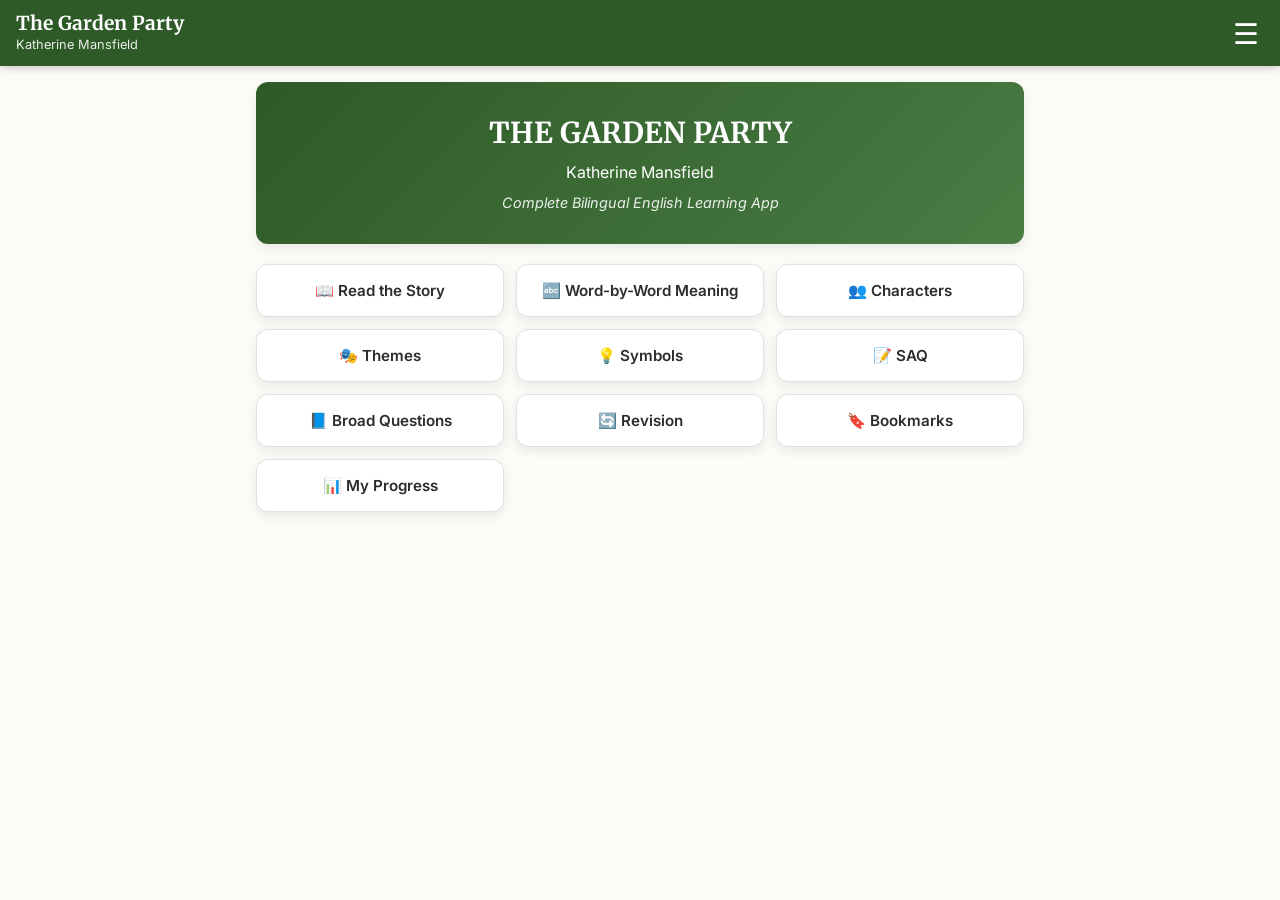
<file: Index.html>
<!DOCTYPE html>
<html lang="en">
<head>
    <meta charset="UTF-8">
    <meta name="viewport" content="width=device-width, initial-scale=1.0, maximum-scale=1.0, user-scalable=no">
    <title>The Garden Party - Bilingual Study App</title>
    <meta name="theme-color" content="#2d5a27">
    <link rel="manifest" href="manifest.json">
    <link rel="preconnect" href="https://fonts.googleapis.com">
    <link rel="preconnect" href="https://fonts.gstatic.com" crossorigin>
    <link href="https://fonts.googleapis.com/css2?family=Merriweather:ital,wght@0,300;0,400;0,700;1,400&family=Noto+Sans+Bengali:wght@400;600&family=Inter:wght@400;600&display=swap" rel="stylesheet">
    <link rel="stylesheet" href="style.css">
</head>
<body>

    <header id="app-header">
        <div class="header-content">
            <h1 id="app-title">The Garden Party</h1>
            <p id="app-subtitle">Katherine Mansfield</p>
        </div>
        <button id="menu-btn" aria-label="Menu">☰</button>
    </header>

    <main id="app-container">
        <!-- Home Screen -->
        <section id="home-screen" class="screen active">
            <div class="hero-card">
                <h2>THE GARDEN PARTY</h2>
                <p>Katherine Mansfield</p>
                <p class="tagline">Complete Bilingual English Learning App</p>
            </div>
            <div class="grid-menu">
                <button class="menu-card" data-target="reader-screen">📖 Read the Story</button>
                <button class="menu-card" data-target="vocab-screen">🔤 Word-by-Word Meaning</button>
                <button class="menu-card" data-target="characters-screen">👥 Characters</button>
                <button class="menu-card" data-target="themes-screen">🎭 Themes</button>
                <button class="menu-card" data-target="symbols-screen">💡 Symbols</button>
                <button class="menu-card" data-target="saq-screen">📝 SAQ</button>
                <button class="menu-card" data-target="broad-screen">📘 Broad Questions</button>
                <button class="menu-card" data-target="revision-screen">🔄 Revision</button>
                <button class="menu-card" data-target="bookmarks-screen">🔖 Bookmarks</button>
                <button class="menu-card" data-target="progress-screen">📊 My Progress</button>
            </div>
        </section>

        <!-- Reader Screen -->
        <section id="reader-screen" class="screen">
            <div class="toolbar">
                <div class="page-nav">
                    <button id="prev-page">← Prev</button>
                    <span id="page-indicator">Page 51 / 66</span>
                    <button id="next-page">Next →</button>
                </div>
                <div class="reader-controls">
                    <select id="lang-toggle">
                        <option value="en">English Only</option>
                        <option value="bn">বাংলা অর্থ</option>
                        <option value="both" selected>Both</option>
                    </select>
                    <button id="font-decrease">A-</button>
                    <button id="font-increase">A+</button>
                    <button id="line-spacing">↕</button>
                    <button id="bookmark-page-btn">🔖</button>
                    <button id="tts-btn">▶ Read</button>
                </div>
            </div>
            <div id="reader-content" class="reader-content"></div>
        </section>

        <!-- Vocabulary Screen -->
        <section id="vocab-screen" class="screen">
            <div class="search-bar">
                <input type="text" id="vocab-search" placeholder="Search a word...">
            </div>
            <div id="vocab-list" class="list-container"></div>
        </section>

        <!-- Characters Screen -->
        <section id="characters-screen" class="screen"><h2>👥 Characters</h2><div id="characters-list" class="list-container"></div></section>
        <!-- Themes Screen -->
        <section id="themes-screen" class="screen"><h2>🎭 Themes</h2><div id="themes-list" class="list-container"></div></section>
        <!-- Symbols Screen -->
        <section id="symbols-screen" class="screen"><h2>💡 Symbols & Significance</h2><div id="symbols-list" class="list-container"></div></section>
        <!-- SAQ Screen -->
        <section id="saq-screen" class="screen"><h2>📝 Short Answer Questions</h2><div id="saq-list" class="list-container"></div></section>
        <!-- Broad Questions Screen -->
        <section id="broad-screen" class="screen"><h2>📘 Broad / Descriptive Questions</h2><div id="broad-list" class="list-container"></div></section>
        <!-- Revision Screen -->
        <section id="revision-screen" class="screen"><h2>🔄 Last-Minute Revision</h2><div id="revision-content" class="card"></div></section>
        <!-- Bookmarks Screen -->
        <section id="bookmarks-screen" class="screen"><h2>🔖 Bookmarks</h2><div id="bookmarks-list" class="list-container"><p class="empty-msg">No bookmarks yet. Tap the 🔖 icon while reading.</p></div></section>
        <!-- Progress Screen -->
        <section id="progress-screen" class="screen">
            <h2>📊 My Progress</h2>
            <div class="card progress-card">
                <p>Reading Progress: <span id="prog-reading">0%</span></p>
                <div class="progress-bar"><div id="prog-bar" style="width:0%"></div></div>
                <p>Words Explored: <span id="prog-words">0</span></p>
                <p>SAQs Studied: <span id="prog-saq">0</span></p>
                <p>Broad Questions Studied: <span id="prog-broad">0</span></p>
            </div>
        </section>
    </main>

    <!-- WORD POPUP MODAL -->
    <div id="word-modal" class="modal hidden">
        <div class="modal-content">
            <button id="close-modal" class="close-btn">&times;</button>
            <h3 id="modal-word">ideal</h3>
            <p class="modal-bn" id="modal-bengali">আদর্শ / উপযুক্ত</p>
            <div class="modal-details">
                <p><strong>Pronunciation:</strong> <span id="modal-pron">আইডিয়াল</span></p>
                <p><strong>Part of Speech:</strong> <span id="modal-pos">Adjective</span></p>
                <p><strong>Simple Meaning:</strong> <span id="modal-simple">perfect or suitable</span></p>
                <p class="context-meaning"><strong>Contextual:</strong> <span id="modal-context">perfect for the garden party</span></p>
            </div>
        </div>
    </div>

    <!-- NAVIGATION OVERLAY -->
    <div id="nav-overlay" class="overlay hidden">
        <div class="overlay-content">
            <button class="close-overlay">&times;</button>
            <h3>Menu</h3>
            <button class="nav-link" data-target="home-screen">🏠 Home</button>
            <button class="nav-link" data-target="reader-screen">📖 Read</button>
            <button class="nav-link" data-target="vocab-screen">🔤 Vocabulary</button>
            <button class="nav-link" data-target="characters-screen">👥 Characters</button>
            <button class="nav-link" data-target="themes-screen">🎭 Themes</button>
            <button class="nav-link" data-target="symbols-screen">💡 Symbols</button>
            <button class="nav-link" data-target="saq-screen">📝 SAQ</button>
            <button class="nav-link" data-target="broad-screen">📘 Broad Questions</button>
            <button class="nav-link" data-target="revision-screen">🔄 Revision</button>
            <button class="nav-link" data-target="bookmarks-screen">🔖 Bookmarks</button>
            <button class="nav-link" data-target="progress-screen">📊 Progress</button>
        </div>
    </div>

    <script src="script.js"></script>
</body>
                    </html>
</file>
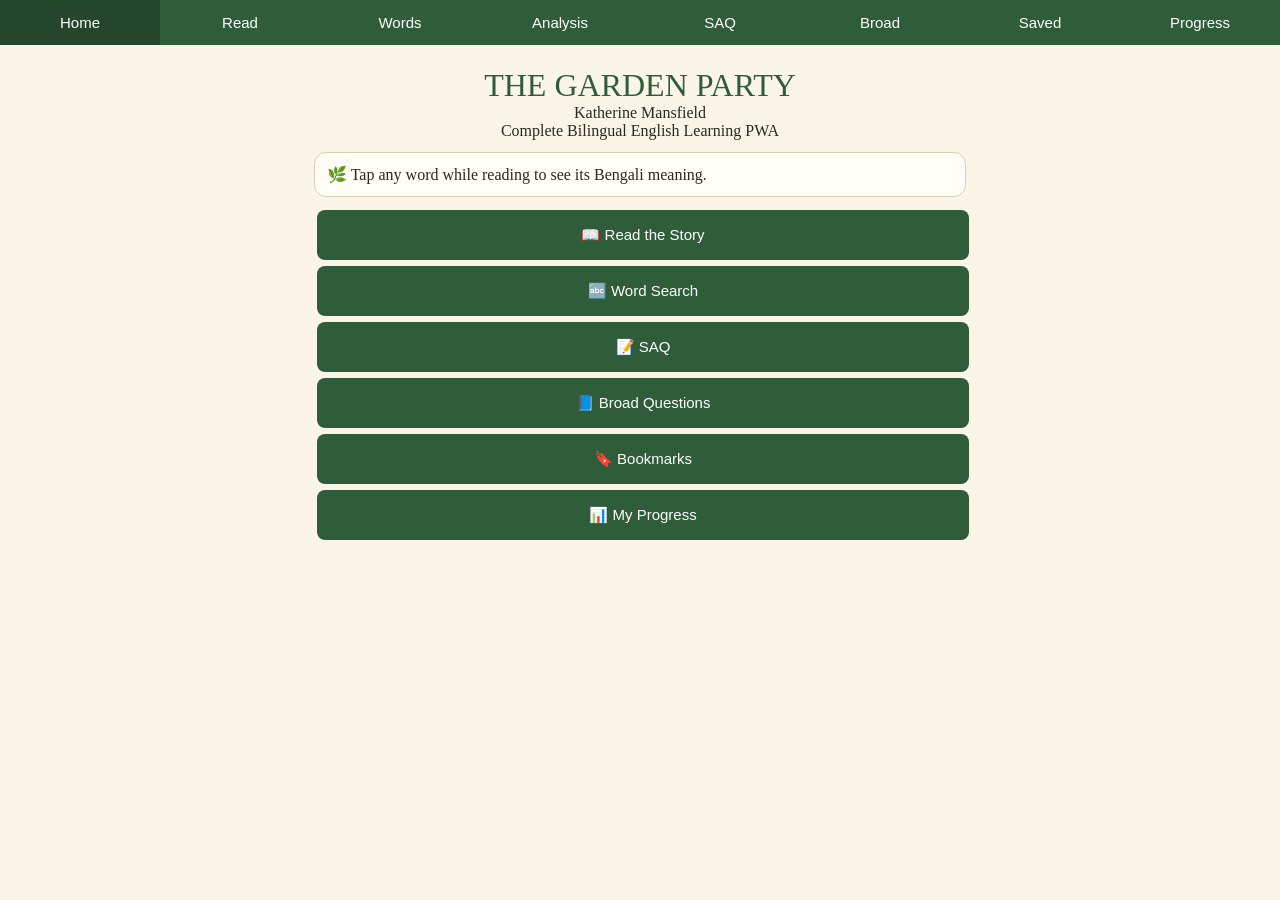
<file: index.html>
<!DOCTYPE html>
<html lang="en"><head><meta charset="utf-8">
<meta name="viewport" content="width=device-width,initial-scale=1">
<title>The Garden Party – Bilingual Reader</title>
<style>
:root{--bg:#faf5e6;--card:#fffdf5;--tx:#2a2a22;--gr:#2f5d3a;--ln:#d8d0b4}
body.dark{--bg:#1c211c;--card:#252b25;--tx:#e8e6d8;--gr:#8fc79a;--ln:#3a423a}
*{box-sizing:border-box}
body{margin:0;background:var(--bg);color:var(--tx);font-family:Georgia,serif;overflow-x:hidden}
nav{position:sticky;top:0;z-index:5;background:var(--gr);display:flex;overflow-x:auto}
nav button{flex:1;min-width:76px;padding:14px 8px;border:0;background:none;color:#fff;font-size:15px}
nav button.on{background:rgba(0,0,0,.25)}
main{max-width:680px;margin:auto;padding:14px}
h1,h2{color:var(--gr);font-weight:normal}
h1{text-align:center;margin:8px 0 0}.sub{text-align:center;margin:0 0 12px}
.card{background:var(--card);border:1px solid var(--ln);border-radius:12px;padding:12px;margin:10px 0}
button.b{background:var(--gr);color:#fff;border:0;border-radius:8px;padding:10px 14px;margin:3px;font-size:15px}
input,select{padding:10px;font-size:16px;border:1px solid var(--ln);border-radius:8px;background:var(--card);color:var(--tx);max-width:100%}
.bar{display:flex;flex-wrap:wrap;align-items:center;justify-content:center;gap:2px}
#text{font-size:19px;line-height:1.7}#text p{margin:0 0 .9em;white-space:pre-line}
.w{cursor:pointer;-webkit-user-select:none;user-select:none;-webkit-tap-highlight-color:transparent;border-radius:3px}.w:active,.w.sel{background:#f3d97a;color:#000}
.bn{font-family:'Noto Sans Bengali',sans-serif;color:var(--gr);border-left:3px solid var(--gr);padding-left:8px;margin:0 0 1em}
.fn{font-size:14px;border-top:1px solid var(--ln);padding-top:6px}
.read #text{max-width:34em;margin:auto}
#pop{position:fixed;left:0;right:0;bottom:0;background:var(--card);border-top:3px solid var(--gr);padding:14px;display:none;z-index:9;box-shadow:0 -4px 14px #0003;max-height:55vh;overflow:auto}
#pop h3{margin:0;color:var(--gr);font-size:22px}
.tag{display:inline-block;font-size:12px;background:var(--gr);color:#fff;border-radius:6px;padding:2px 6px;margin-right:4px}
details{margin:6px 0}summary{font-weight:bold;padding:6px 0}
@media print{nav,#pop,.bar{display:none}}
</style></head><body>
<nav id="nav"></nav>
<main id="main"></main>
<div id="pop"></div>
<script>
const lesson={title:"The Garden Party",author:"Katherine Mansfield",
pages:[
{n:50,head:"The Garden Party — KATHERINE MANSFIELD",paras:[
"About the Author :",
"Katherine Mansfield, (1888-1923) originally named Kathleen Mansfield Murry was a celebrated writer across the world and an important figure of the Modernist Movement. Mansfield wrote short stories and poetry and used a variation of her own name, Katherine Mansfield. Her literary oeuvre explored the idea of anxiety, sexualism and existentialism. She also dwelt on the fragility and vulnerability of relationships, the complexities and insensitivities of the rising middle classes, the social consequences of war, and overwhelmingly the attempt to extract whatever beauty and vitality one can from mundane and increasingly difficult experience. At the age of 19 she shifted from New Zealand to England. She became friends with noted writers of the Bloomsbury Group - D.H. Lawrence and Virginia Woolf. Her brother, Leslie's death during training for service in World War I left an indelible mark on her psyche which found its way in her writings as well. Mansfield's numerous short stories immensely influenced the genre of modernist literature in the 20th century.",
"About the Text :",
"The Garden Party is a short story, first published in three parts in the Saturday Westminster Gazette on 4 and 11 February 1922, and the Weekly Westminster Gazette on 18 February 1922. It later appeared in The Garden Party and Other Stories. Its luxurious setting is based on Mansfield's childhood home in New Zealand. Mansfield explores the themes of a) class consciousness, b) illusion versus reality, c) sensitivity and insensitivity, d) death and life, and e) loss of innocence. The author emphasises the nuances of empathy and understanding while deliberating over the insensitivities surrounding the rising middle classes and the social consequences of war. The story centres on Laura Sheridan's response to the accidental death of a neighbourhood workman. The story was widely appreciated for Mansfield's stream of consciousness and symbolic narrative style."],
bn:"ক্যাথরিন ম্যান্সফিল্ড (১৮৮৮–১৯২৩) নিউজিল্যান্ডে জন্মেছিলেন এবং ১৯ বছর বয়সে ইংল্যান্ডে যান। তিনি আধুনিকতাবাদী আন্দোলনের একজন গুরুত্বপূর্ণ লেখক। গল্পটি লরা শেরিডানের প্রতিক্রিয়ার কাহিনি, যখন এক শ্রমিকের আকস্মিক মৃত্যু ঘটে। মূল বিষয়: শ্রেণিচেতনা, বাস্তব বনাম মায়া, সংবেদনশীলতা ও অসংবেদনশীলতা, জীবন ও মৃত্যু, নিষ্পাপতা হারানো।",fn:[]},
{n:51,head:"Text",paras:[
"And after all the weather was ideal. They could not have had a more perfect day for a garden-party if they had ordered it. Windless, warm, the sky without a cloud. Only the blue was veiled\u00B9 with a haze of light gold, as it is sometimes in early summer. The gardener had been up since dawn, mowing the lawns and sweeping them, until the grass and the dark flat rosettes where the daisy plants had been seemed to shine. As for the roses, you could not help feeling they understood that roses are the only flowers that impress people at garden-parties; the only flowers that everybody is certain of knowing. Hundreds, yes, literally hundreds, had come out in a single night; the green bushes bowed down as though they had been visited by archangels.",
"Breakfast was not yet over before the men came to put up the marquee\u00B2.",
"\"Where do you want the marquee put, mother?\"",
"\"My dear child, it's no use asking me. I'm determined to leave everything to you children this year. Forget I am your mother. Treat me as an honoured guest.\"",
"But Meg could not possibly go and supervise the men. She had washed her hair before breakfast, and she sat drinking her coffee in a green turban, with a dark wet curl stamped on each cheek. Jose, the butterfly, always came down in a silk petticoat and a kimono jacket.",
"\"You'll have to go, Laura; you're the artistic one.\"",
"Away Laura flew, still holding her piece of bread-and-butter. It's so delicious to have an excuse for eating out of doors, and besides, she loved having to arrange things; she always felt she could do it so much better than anybody else.",
"Four men in their shirt-sleeves stood grouped together on the garden path. They carried staves covered with rolls of canvas, and they had big tool-bags slung on their backs. They looked impressive. Laura wished now that she had not got the bread-and-butter, but there was nowhere to put it, and she couldn't possibly throw it away. She blushed and tried to look severe and even a little bit short-sighted as she came up to them.",
"\"Good morning,\" she said, copying her mother's voice. But that sounded so fearfully affected that she was ashamed, and stammered\u00B3 like a little girl, \"Oh-er-have you come-is it about the marquee?\""],
bn:"সেদিন আবহাওয়া ছিল নিখুঁত — বাতাসহীন, উষ্ণ, মেঘহীন আকাশ। মালি ভোর থেকে ঘাস কেটেছে; এক রাতেই শত শত গোলাপ ফুটেছে। সকালের খাবার শেষ হওয়ার আগেই লোকজন তাঁবু (মার্কি) খাটাতে এল। মা সব দায়িত্ব ছেলেমেয়েদের দিয়েছেন। মেগ চুল ধুয়েছে, জোসে সাজগোজে ব্যস্ত, তাই শিল্পীমনের লরাকে পাঠানো হল। শ্রমিকদের সামনে লরা লজ্জায় তোতলাতে লাগল।",
fn:["Veiled : covered, masked, disguised, obscure.","Marquee : a large tent used for social or commercial functions.","Stammered : say something with difficulty."]},
{n:52,head:"The Garden Party",paras:[
"\"That's right, miss,\" said the tallest of the men, a lanky\u2074, freckled fellow, and he shifted his tool-bag, knocked back his straw hat and smiled down at her. \"That's about it.\"",
"His smile was so easy, so friendly that Laura recovered. What nice eyes he had, small, but such a dark blue! And now she looked at the others, they were smiling too. \"Cheer up, we won't bite,\" their smile seemed to say. How very nice workmen were! And what a beautiful morning! She mustn't mention the morning; she must be business-like. The marquee.",
"\"Well, what about the lily-lawn? Would that do?\"",
"And she pointed to the lily-lawn with the hand that didn't hold the bread-and-butter. They turned, they stared in the direction. A little fat chap thrust out his under-lip, and the tall fellow frowned.",
"\"I don't fancy it,\" said he. \"Not conspicuous\u2075 enough. You see, with a thing like a marquee,\" and he turned to Laura in his easy way, \"you want to put it somewhere where it'll give you a bang slap in the eye, if you follow me.\"",
"Laura's upbringing made her wonder for a moment whether it was quite respectful of a workman to talk to her of bangs slap in the eye. But she did quite follow him.",
"\"A corner of the tennis-court,\" she suggested. \"But the band's going to be in one corner.\"",
"\"H'm, going to have a band, are you?\" said another of the workmen. He was pale. He had a haggard\u2076 look as his dark eyes scanned the tennis-court. What was he thinking?",
"\"Only a very small band,\" said Laura gently. Perhaps he wouldn't mind so much if the band was quite small. But the tall fellow interrupted.",
"\"Look here, miss, that's the place. Against those trees. Over there. That'll do fine.\"",
"Against the karakas\u2077 Then the karaka-trees would be hidden. And they were so lovely, with their broad, gleaming leaves, and their clusters of yellow fruit. They were like trees you imagined growing on a desert island, proud, solitary, lifting"],
bn:"লম্বা, রোগা, দাগওয়ালা মুখের শ্রমিকটি এত বন্ধুত্বপূর্ণভাবে হাসল যে লরা স্বাভাবিক হল। লরা ভাবল শ্রমিকরা কত ভালো! লিলি-লনে তাঁবু খাটানোর প্রস্তাব শ্রমিকটি নাকচ করল — জায়গাটা যথেষ্ট চোখে পড়ার মতো নয়। সে কারাকা গাছের সামনে তাঁবু খাটাতে বলল, যদিও গাছগুলো লরার খুব প্রিয় ছিল।",
fn:["Lanky : ungracefully thin and tall.","Conspicuous : clearly visible.","Haggard : looking exhausted and unwell, fatigue.","Karakas : a New Zealand tree with orange berries."]},
{n:53,head:"Text",paras:[
"their leaves and fruits to the sun in a kind of silent splendour. Must they be hidden by a marquee?",
"They must. Already the men had shouldered their staves and were making for the place. Only the tall fellow was left. He bent down, pinched a sprig of lavender, put his thumb and forefinger to his nose and snuffed up the smell. When Laura saw that gesture she forgot all about the karakas in her wonder at him caring for things like that-caring for the smell of lavender. How many men that she knew would have done such a thing? Oh, how extraordinarily nice workmen were, she thought. Why couldn't she have workmen for her friends rather than the silly boys she danced with and who came to Sunday night supper? She would get on much better with men like these.",
"It's all the fault, she decided, as the tall fellow drew something on the back of an envelope, something that was to be looped up or left to hang, of these absurd\u2078 class distinctions. Well, for her part, she didn't feel them. Not a bit, not an atom.... And now there came the chock-chock of wooden hammers. Someone whistled, someone sang out, \"Are you right there, matey?\" \"Matey!\" The friendliness of it, the-the-just to prove how happy she was, just to show the tall fellow how at home she felt, and how she despised stupid conventions, Laura took a big bite of her bread-and-butter as she stared at the little drawing. She felt just like a work-girl.",
"\"Laura, Laura, where are you? Telephone, Laura!\" a voice cried from the house.",
"\"Coming!\" Away she skimmed, over the lawn, up the path, up the steps, across the veranda, and into the porch. In the hall her father and Laurie were brushing their hats ready to go to the office.",
"\"I say, Laura,\" said Laurie very fast, \"you might just give a squiz at my coat before this afternoon. See if it wants pressing.\"",
"\"I will,\" said she. Suddenly she couldn't stop herself. She ran at Laurie and gave him a small, quick squeeze. \"Oh, I do love parties, don't you?\" gasped Laura.",
"\"Ra-ther,\" said Laurie's warm, boyish voice, and he squeezed his sister too, and gave her a gentle push. \"Dash off to the telephone, old girl.\"",
"The telephone. \"Yes, yes; oh yes. Kitty? Good morning, dear. Come to lunch? Do, dear. Delighted of course. It will only be a very scratch meal-just the sandwich crusts and broken meringue-shells and what's left over. Yes, isn't it a perfect"],
bn:"লরা শ্রমিকদের এতই ভালো ভাবল যে তাদের সঙ্গে বন্ধুত্ব করতে চাইল। লম্বা লোকটি ল্যাভেন্ডারের গন্ধ নিল দেখে সে মুগ্ধ হল। লরা ভাবল, শ্রেণিভেদ অর্থহীন, সে নিজে তা মানে না। ডাক পেয়ে সে বাড়ি ফিরল; ভাই লরি তার কোট দেখতে বলল, লরা তাকে জড়িয়ে ধরে বলল সে পার্টি ভালোবাসে। এরপর সে ফোনে কিটিকে দুপুরের খাবারে ডাকল।",
fn:["Absurd : wildly unreasonable, illogical, inappropriate."]},
{n:54,head:"The Garden Party",paras:[
"morning? Your white? Oh, I certainly should. One moment-hold the line. Mother's calling.\" And Laura sat back. \"What, mother? Can't hear.\"",
"Mrs. Sheridan's voice floated down the stairs. \"Tell her to wear that sweet hat she had on last Sunday.\"",
"\"Mother says you're to wear that sweet hat you had on last Sunday. Good. One o'clock. Bye-bye.\"",
"Laura put back the receiver, flung her arms over her head, took a deep breath, stretched and let them fall. \"Huh,\" she sighed, and the moment after the sigh she sat up quickly. She was still, listening. All the doors in the house seemed to be open. The house was alive with soft, quick steps and running voices. The green baize door that led to the kitchen regions swung open and shut with a muffled thud. And now there came a long, chuckling absurd sound. It was the heavy piano being moved on its stiff castors. But the air! If you stopped to notice, was the air always like this? Little faint winds were playing chase, in at the tops of the windows, out at the doors. And there were two tiny spots of sun, one on the inkpot, one on a silver photograph frame, playing too. Darling little spots. Especially the one on the inkpot lid. It was quite warm. A warm little silver star. She could have kissed it.",
"The front door bell pealed, and there sounded the rustle of Sadie's print skirt on the stairs. A man's voice murmured; Sadie answered, careless, \"I'm sure I don't know. Wait. I'll ask Mrs Sheridan.\"",
"\"What is it, Sadie?\" Laura came into the hall.",
"\"It's the florist, Miss Laura.\"",
"It was, indeed. There, just inside the door, stood a wide, shallow tray full of pots of pink lilies. No other kind. Nothing but lilies-canna lilies, big pink flowers, wide open, radiant, almost frighteningly alive on bright crimson\u2079 stems.",
"\"O-oh, Sadie!\" said Laura, and the sound was like a little moan. She crouched down as if to warm herself at that blaze of lilies; she felt they were in her fingers, on her lips, growing in her breast.",
"\"It's some mistake,\" she said faintly. \"Nobody ever ordered so many. Sadie, go and find mother.\"",
"But at that moment Mrs. Sheridan joined them."],
bn:"ফোনে মা বললেন কিটি যেন গত রবিবারের সুন্দর টুপিটা পরে আসে। ফোন রেখে লরা বাড়ির প্রাণচাঞ্চল্য অনুভব করল — পিয়ানো সরানো হচ্ছে, হালকা বাতাস, জানালায় সূর্যের ছোট আলোর ফোঁটা। ফুলওয়ালা এসে গোলাপি ক্যানা লিলির অনেক টব দিয়ে গেল। লরা মুগ্ধ ও বিস্মিত হয়ে ভাবল এটা ভুল হয়েছে; তখনই মা এলেন।",
fn:["Crimson : a rich deep red colour."]},
{n:55,head:"A Realm of English (B) Selection",paras:[
"\"It's quite right,\" she said calmly. \"Yes, I ordered them. Aren't they lovely?\" She pressed Laura's arm. \"I was passing the shop yesterday, and I saw them in the window. And I suddenly thought for once in my life I shall have enough canna lilies. The garden-party will be a good excuse.\"",
"\"But I thought you said you didn't mean to interfere,\" said Laura. Sadie had gone. The florist's man was still outside at his van. She put her arm round her mother's neck and gently, very gently, she bit her mother's ear.",
"\"My darling child, you wouldn't like a logical mother, would you? Don't do that. Here's the man.\"",
"He carried more lilies still, another whole tray.",
"\"Bank them up, just inside the door, on both sides of the porch, please,\" said Mrs. Sheridan. \"Don't you agree, Laura?\"",
"\"Oh, I do, mother.\"",
"In the drawing-room Meg, Jose and good little Hans had at last succeeded in moving the piano.",
"\"Now, if we put this chesterfield against the wall and move everything out of the room except the chairs, don't you think?\"",
"\"Quite.\"",
"\"Hans, move these tables into the smoking-room, and bring a sweeper to take these marks off the carpet and-one moment, Hans.\" Jose loved giving orders to the servants, and they loved obeying her. She always made them feel they were taking part in some drama. \"Tell mother and Miss Laura to come here at once.\"",
"\"Very good, Miss Jose.\"",
"She turned to Meg. \"I want to hear what the piano sounds like, just in case I'm asked to sing this afternoon. Let's try over 'This life is Weary.'\"",
"Pom! Ta-ta-ta Tee-ta! The piano burst out so passionately that Jose's face changed. She clasped her hands. She looked mournfully\u00B9\u00B9 and enigmatically\u00B9\u00B2 at her mother and Laura as they came in."],
bn:"মিসেস শেরিডান শান্তভাবে জানালেন লিলিগুলো তিনিই অর্ডার করেছেন — জীবনে একবার পর্যাপ্ত ক্যানা লিলি চেয়েছিলেন, গার্ডেন-পার্টি ভালো অজুহাত। লরা আদর করে মায়ের কান কামড়ে দিল। মেগ, জোসে ও হ্যান্স পিয়ানো সরাল। জোসে চাকরদের হুকুম দিতে ভালোবাসত। সে পিয়ানো বাজিয়ে দুঃখের গান গাইতে শুরু করল।",
fn:["Weary : feeling or showing extreme tiredness.","Mournfully : feeling/expressing sadness, regret, or grief.","Enigma : a person or thing that is difficult to understand."]},
{n:56,head:"The Garden Party",paras:[
"This Life is Wee-ary,\nA Tear-a Sigh.\nA Love that Chan-ges,\nThis Life is Wee-ary,\nA Tear-a Sigh.\nA Love that Chan-ges,\nAnd then. . . Good-bye!",
"But at the word \"Good-bye,\" and although the piano sounded more desperate than ever, her face broke into a brilliant, dreadfully unsympathetic smile.",
"\"Aren't I in good voice, mummy?\" she beamed.",
"This Life is Wee-ary,\nHope comes to Die.\nA Dream-a Wa-kening.",
"But now Sadie interrupted them. \"What is it, Sadie?\"",
"\"If you please, ma'am, cook says have you got the flags for the sandwiches?\"",
"\"The flags for the sandwiches, Sadie?\" echoed Mrs. Sheridan dreamily. And the children knew by her face that she hadn't got them. \"Let me see.\" And she said to Sadie firmly, \"Tell cook I'll let her have them in ten minutes.\"",
"Sadie went.",
"\"Now, Laura,\" said her mother quickly, \"come with me into the smoking-room. I've got the names somewhere on the back of an envelope. You'll have to write them out for me. Meg, go upstairs this minute and take that wet thing off your head. Jose, run and finish dressing this instant. Do you hear me, children, or shall I have to tell your father when he comes home to-night? And-and, Jose, pacify\u00B9\u00B3 cook if you do go into the kitchen, will you? I'm terrified of her this morning.\"",
"The envelope was found at last behind the dining-room clock, though how it had got there Mrs. Sheridan could not imagine.",
"\"One of you children must have stolen it out of my bag, because I remember vividly-cream-cheese and lemon-curd. Have you done that?\""],
bn:"জোসে গানের 'Good-bye' শব্দে নির্মম হাসি হাসল এবং নিজের গলার প্রশংসা চাইল। সেই সময় সাদি এসে স্যান্ডউইচের পতাকার কথা জিজ্ঞেস করল; মা ভুলে গিয়েছিলেন। তিনি লরাকে নামের তালিকা লিখতে ডাকলেন, মেগ ও জোসেকে তাড়া দিলেন এবং রাঁধুনিকে শান্ত করতে বললেন।",
fn:["Pacify : to quell the anger, agitation or excitement."]},
{n:57,head:"A Realm of English (B) Selection",paras:[
"\"Yes.\"",
"\"Egg and-\" Mrs. Sheridan held the envelope away from her. \"It looks like mice. It can't be mice, can it?\"",
"\"Olive, pet,\" said Laura, looking over her shoulder.",
"\"Yes, of course, olive. What a horrible combination it sounds. Egg and olive.\"",
"They were finished at last, and Laura took them off to the kitchen. She found Jose there pacifying the cook, who did not look at all terrifying.",
"\"I have never seen such exquisite sandwiches,\" said Jose's rapturous\u00B9\u2074 voice. \"How many kinds did you say there were, cook? Fifteen?\"",
"\"Fifteen, Miss Jose.\"",
"\"Well, cook, I congratulate you.\"",
"Cook swept up crusts with the long sandwich knife, and smiled broadly.",
"\"Godber's has come,\" announced Sadie, issuing out of the pantry. She had seen the man pass the window.",
"That meant the cream puffs had come. Godber's were famous for their cream puffs. Nobody ever thought of making them at home.",
"\"Bring them in and put them on the table, my girl,\" ordered cook.",
"Sadie brought them in and went back to the door. Of course Laura and Jose were far too grown-up to really care about such things. All the same, they couldn't help agreeing that the puffs looked very attractive. Very. Cook began arranging them, shaking off the extra icing sugar.",
"\"Don't they carry one back to all one's parties?\" said Laura.",
"\"I suppose they do,\" said practical Jose, who never liked to be carried back. \"They look beautifully light and feathery, I must say.\"",
"\"Have one each, my dears,\" said cook in her comfortable voice. \"Yer ma won't know.\"",
"Oh, impossible. Fancy cream puffs so soon after breakfast. The very idea made one shudder\u00B9\u2075. All the same, two minutes later Jose and Laura were licking their fingers with that absorbed inward look that only comes from whipped cream."],
bn:"স্যান্ডউইচের তালিকা লিখতে গিয়ে ডিম আর অলিভের নাম ঠিক হল। রান্নাঘরে জোসে রাঁধুনির প্রশংসা করে তাকে শান্ত করল। গডবারের দোকান থেকে ক্রিম পাফ এল; রাঁধুনির কথায় লরা ও জোসে লুকিয়ে একটা করে খেল।",
fn:["Rapturous : expressing great pleasure or enthusiasm.","Shudder : tremble convulsively, typically as result of fear or revulsion."]},
{n:58,head:"The Garden Party",paras:[
"\"Let's go into the garden, out by the back way,\" suggested Laura. \"I want to see how the men are getting on with the marquee. They're such awfully nice men.\"",
"But the back door was blocked by cook, Sadie, Godber's man and Hans.",
"Something had happened.",
"\"Tuk-tuk-tuk,\" clucked cook like an agitated hen. Sadie had her hand clapped to her cheek as though she had toothache. Hans's face was screwed up in the effort to understand. Only Godber's man seemed to be enjoying himself; it was his story.",
"\"What's the matter? What's happened?\"",
"\"There's been a horrible accident,\" said Cook. \"A man killed.\"",
"\"A man killed! Where? How? When?\"",
"But Godber's man wasn't going to have his story snatched from under his very nose.",
"\"Know those little cottages just below here, miss?\" Know them? Of course, she knew them. \"Well, there's a young chap living there, name of Scott, a carter. His horse shied at a traction-engine, corner of Hawke Street this morning, and he was thrown out on the back of his head. Killed.\"",
"\"Dead!\" Laura stared at Godber's man.",
"\"Dead when they picked him up,\" said Godber's man with relish. \"They were taking the body home as I come up here.\" And he said to the cook, \"He's left a wife and five little ones.\"",
"\"Jose, come here.\" Laura caught hold of her sister's sleeve and dragged her through the kitchen to the other side of the green baize door. There she paused and leaned against it. \"Jose!\" she said, horrified, \"however are we going to stop everything?\"",
"\"Stop everything, Laura!\" cried Jose in astonishment. \"What do you mean?\"",
"\"Stop the garden-party, of course.\" Why did Jose pretend?",
"But Jose was still more amazed. \"Stop the garden-party? My dear Laura, don't be so absurd. Of course we can't do anything of the kind. Nobody expects us to. Don't be so extravagant\u00B9\u2076.\"",
"\"But we can't possibly have a garden-party with a man dead just outside the front gate.\""],
bn:"পিছনের দরজায় রাঁধুনি, সাদি, গডবারের লোক ও হ্যান্স ভিড় করে ছিল। গডবারের লোক জানাল, কাছের কুটিরের গাড়োয়ান স্কট ঘোড়া ভয় পেয়ে ছিটকে পড়ায় মারা গেছে; সে স্ত্রী ও পাঁচ সন্তান রেখে গেছে। লরা জোসেকে বলল পার্টি বন্ধ করতে হবে। জোসে অবাক হয়ে তাকে 'অযৌক্তিক' ও 'বাড়াবাড়ি' বলল।",
fn:["Extravagant : exceeding what is reasonable or appropriate, excessive, elaborate."]},
{n:59,head:"A Realm of English (B) Selection",paras:[
"That really was extravagant, for the little cottages were in a lane to themselves at the very bottom of a steep rise that led up to the house. A broad road ran between. True, they were far too near. They were the greatest possible eyesore, and they had no right to be in that neighbourhood at all. They were little mean dwellings painted a chocolate brown. In the garden patches there was nothing but cabbage stalks, sick hens and tomato cans. The very smoke coming out of their chimneys was poverty-stricken. Little rags and shreds of smoke, so unlike the great silvery plumes that uncurled from the Sheridans' chimneys. Washerwomen lived in the lane and sweeps and a cobbler, and a man whose house-front was studded all over with minute bird-cages. Children swarmed. When the Sheridans were little they were forbidden to set foot there because of the revolting language and of what they might catch. But since they were grown up, Laura and Laurie on their prowls sometimes walked through. It was disgusting and sordid. They came out with a shudder. But still one must go everywhere; one must see everything. So through they went.",
"\"And just think of what the band would sound like to that poor woman,\" said Laura.",
"\"Oh, Laura!\" Jose began to be seriously annoyed. \"If you're going to stop a band playing every time someone has an accident, you'll lead a very strenuous life. I'm every bit as sorry about it as you. I feel just as sympathetic.\" Her eyes hardened. She looked at her sister just as she used to when they were little and fighting together. \"You won't bring a drunken workman back to life by being sentimental,\" she said softly.",
"\"Drunk! Who said he was drunk?\" Laura turned furiously on Jose. She said, just as they had used to say on those occasions, \"I'm going straight up to tell mother.\"",
"\"Do, dear,\" cooed Jose.",
"\"Mother, can I come into your room?\" Laura turned the big glass door-knob.",
"\"Of course, child. Why, what's the matter? What's given you such a colour?\" And Mrs. Sheridan turned round from her dressing-table. She was trying on a new hat.",
"\"Mother, a man's been killed,\" began Laura.",
"\"Not in the garden?\" interrupted her mother.",
"\"No, no!\""],
bn:"কুটিরগুলো পাহাড়ের নিচে আলাদা গলিতে, শেরিডানদের চোখে সেগুলো 'চোখের কাঁটা' — নোংরা, দরিদ্র ও ঘিঞ্জি। জোসে বিরক্ত হয়ে বলল, 'কাঁদুনে হয়ে মাতাল শ্রমিককে বাঁচানো যাবে না।' লরা রেগে গিয়ে মায়ের কাছে নালিশ করতে গেল। মা তখন নতুন টুপি পরে দেখছিলেন।",
fn:[]},
{n:60,head:"The Garden Party",paras:[
"\"Oh, what a fright you gave me!\" Mrs. Sheridan sighed with relief, and took off the big hat and held it on her knees.",
"\"But listen, mother,\" said Laura. Breathless, half-choking, she told the dreadful story. \"Of course, we can't have our party, can we?\" she pleaded. \"The band and everybody arriving. They'd hear us, mother; they're nearly neighbours!\"",
"To Laura's astonishment her mother behaved just like Jose; it was harder to bear because she seemed amused. She refused to take Laura seriously.",
"\"But, my dear child, use your common sense. It's only by accident we've heard of it. If someone had died there normally-and I can't understand how they keep alive in those poky little holes-we should still be having our party, shouldn't we?\"",
"Laura had to say \"yes\" to that, but she felt it was all wrong. She sat down on her mother's sofa and pinched the cushion frill.",
"\"Mother, isn't it terribly heartless of us?\" she asked.",
"\"Darling!\" Mrs. Sheridan got up and came over to her, carrying the hat. Before Laura could stop her she had popped it on. \"My child!\" said her mother, \"the hat is yours. It's made for you. It's much too young for me. I have never seen you look such a picture. Look at yourself!\" And she held up her hand-mirror.",
"\"But, mother,\" Laura began again. She couldn't look at herself; she turned aside.",
"This time Mrs. Sheridan lost patience just as Jose had done.",
"\"You are being very absurd, Laura,\" she said coldly. \"People like that don't expect sacrifices from us. And it's not very sympathetic to spoil everybody's enjoyment as you're doing now.\"",
"\"I don't understand,\" said Laura, and she walked quickly out of the room into her own bedroom. There, quite by chance, the first thing she saw was this charming girl in the mirror, in her black hat trimmed with gold daisies, and a long black velvet ribbon. Never had she imagined she could look like that. Is mother right? she thought. And now she hoped her mother was right. Am I being extravagant? Perhaps it was extravagant. Just for a moment she had another glimpse of that poor woman and those little children, and the body being carried into the house. But it all seemed blurred, unreal, like a picture in the newspaper. I'll remember it again after the party's over, she decided. And somehow that seemed quite the best plan...."],
bn:"মা ভয় পেয়েছিলেন মৃত্যু বাগানে হয়েছে কিনা; শুনে স্বস্তি পেলেন। তিনি লরাকে গুরুত্ব দিলেন না, বললেন সাধারণ জ্ঞান খাটাও। তিনি লরার মাথায় নতুন টুপি পরিয়ে দিলেন। আয়নায় নিজেকে সুন্দর দেখে লরা দোটানায় পড়ল এবং ঠিক করল পার্টির পরে ঘটনাটা মনে করবে।",
fn:[]},
{n:61,head:"A Realm of English (B) Selection",paras:[
"Lunch was over by half-past one. By half-past two they were all ready for the fray. The green-coated band had arrived and was established in a corner of the tennis-court.",
"\"My dear!\" trilled Kitty Maitland, \"aren't they too like frogs for words? You ought to have arranged them round the pond with the conductor in the middle on a leaf.\"",
"Laurie arrived and hailed them on his way to dress. At the sight of him Laura remembered the accident again. She wanted to tell him. If Laurie agreed with the others, then it was bound to be all right. And she followed him into the hall.",
"\"Laurie!\"",
"\"Hallo!\" He was half-way upstairs, but when he turned round and saw Laura he suddenly puffed out his cheeks and goggled his eyes at her. \"My word, Laura! You do look stunning,\" said Laurie. \"What an absolutely topping hat!\"",
"Laura said faintly \"Is it?\" and smiled up at Laurie, and didn't tell him after all.",
"Soon after that people began coming in streams. The band struck up; the hired waiters ran from the house to the marquee. Wherever you looked there were couples strolling, bending to the flowers, greeting, moving on over the lawn. They were like bright birds that had alighted in the Sheridans' garden for this one afternoon, on their way to-where? Ah, what happiness it is to be with people who all are happy, to press hands, press cheeks, smile into eyes.",
"\"Darling Laura, how well you look!\"",
"\"What a becoming hat, child!\"",
"\"Laura, you look quite Spanish. I've never seen you look so striking.\"",
"And Laura, glowing, answered softly, \"Have you had tea? Won't you have an ice? The passion-fruit ices really are rather special.\" She ran to her father and begged him. \"Daddy darling, can't the band have something to drink?\"",
"And the perfect afternoon slowly ripened, slowly faded, slowly its petals closed.",
"\"Never a more delightful garden-party....\" \"The greatest success....\" \"Quite the most....\"",
"Laura helped her mother with the good-byes. They stood side by side in the porch till it was all over."],
bn:"দুপুরের খাবারের পর সবুজ কোটপরা বাদ্যদল এল। কিটি ম্যাটল্যান্ড তাদের ব্যাঙের সঙ্গে তুলনা করল। লরি সিঁড়িতে লরার টুপির প্রশংসা করল; লরা দুর্ঘটনার কথা বলতে গিয়েও বলল না। অতিথিরা ঝাঁকে ঝাঁকে এল, সবাই লরার প্রশংসা করল, পার্টি দারুণ সফল হল।",fn:[]},
{n:62,head:"The Garden Party",paras:[
"\"All over, all over, thank heaven,\" said Mrs. Sheridan. \"Round up the others, Laura. Let's go and have some fresh coffee. I'm exhausted. Yes, it's been very successful. But oh, these parties, these parties! Why will you children insist on giving parties!\" And they all of them sat down in the deserted marquee.",
"\"Have a sandwich, daddy dear. I wrote the flag.\"",
"\"Thanks.\" Mr. Sheridan took a bite and the sandwich was gone. He took another. \"I suppose you didn't hear of a beastly accident that happened to-day?\" he said.",
"\"My dear,\" said Mrs. Sheridan, holding up her hand, \"we did. It nearly ruined the party. Laura insisted we should put it off.\"",
"\"Oh, mother!\" Laura didn't want to be teased about it.",
"\"It was a horrible affair all the same,\" said Mr. Sheridan. \"The chap was married too. Lived just below in the lane, and leaves a wife and half a dozen kiddies, so they say.\"",
"An awkward little silence fell. Mrs. Sheridan fidgeted with her cup. Really, it was very tactless of father....",
"Suddenly she looked up. There on the table were all those sandwiches, cakes, puffs, all uneaten, all going to be wasted. She had one of her brilliant ideas.",
"\"I know,\" she said. \"Let's make up a basket. Let's send that poor creature some of this perfectly good food. At any rate, it will be the greatest treat for the children. Don't you agree? And she's sure to have neighbours calling in and so on. What a point to have it all ready prepared. Laura!\" She jumped up. \"Get me the big basket out of the stairs cupboard.\"",
"\"But, mother, do you really think it's a good idea?\" said Laura.",
"Again, how curious, she seemed to be different from them all. To take scraps from their party. Would the poor woman really like that?",
"\"Of course! What's the matter with you to-day? An hour or two ago you were insisting on us being sympathetic, and now-\"",
"Oh well! Laura ran for the basket. It was filled, it was heaped by her mother.",
"\"Take it yourself, darling,\" said she. \"Run down just as you are. No, wait, take the arum lilies too. People of that class are so impressed by arum lilies.\"",
"\"The stems will ruin her lace frock,\" said practical Jose."],
bn:"পার্টির পর ফাঁকা তাঁবুতে বসে মিস্টার শেরিডান দুর্ঘটনার কথা তুললেন। মা বললেন এতে পার্টি প্রায় নষ্ট হচ্ছিল। উদ্বৃত্ত খাবার দেখে তাঁর মাথায় এল — স্কটের পরিবারকে ঝুড়ি ভরে খাবার পাঠাবেন। লরার ভালো লাগল না, তবু সে ঝুড়ি আনল। মা আরুম লিলিও দিতে চাইলেন, কিন্তু জোসে আপত্তি করল।",fn:[]},
{n:63,head:"A Realm of English (B) Selection",paras:[
"So they would. Just in time. \"Only the basket, then. And, Laura!\"-her mother followed her out of the marquee-\"don't on any account-\"",
"\"What mother?\"",
"No, better not put such ideas into the child's head! \"Nothing! Run along.\"",
"It was just growing dusky as Laura shut their garden gates. A big dog ran by like a shadow. The road gleamed white, and down below in the hollow the little cottages were in deep shade. How quiet it seemed after the afternoon. Here she was going down the hill to somewhere where a man lay dead, and she couldn't realize it. Why couldn't she? She stopped a minute. And it seemed to her that kisses, voices, tinkling spoons, laughter, the smell of crushed grass were somehow inside her. She had no room for anything else. How strange! She looked up at the pale sky, and all she thought was, \"Yes, it was the most successful party.\"",
"Now the broad road was crossed. The lane began, smoky and dark. Women in shawls and men's tweed caps hurried by. Men hung over the palings; the children played in the doorways. A low hum came from the mean little cottages. In some of them there was a flicker of light, and a shadow, crab-like, moved across the window. Laura bent her head and hurried on. She wished now she had put on a coat. How her frock shone! And the big hat with the velvet streamer-if only it was another hat! Were the people looking at her? They must be. It was a mistake to have come; she knew all along it was a mistake. Should she go back even now?",
"No, too late. This was the house. It must be. A dark knot of people stood outside. Beside the gate an old, old woman with a crutch sat in a chair, watching. She had her feet on a newspaper. The voices stopped as Laura drew near. The group parted. It was as though she was expected, as though they had known she was coming here.",
"Laura was terribly nervous. Tossing the velvet ribbon over her shoulder, she said to a woman standing by, \"Is this Mrs. Scott's house?\" and the woman, smiling queerly, said, \"It is, my lass.\"",
"Oh, to be away from this! She actually said, \"Help me, God,\" as she walked up the tiny path and knocked. To be away from those staring eyes, or to be covered up in anything, one of those women's shawls even. I'll just leave the basket and go, she decided. I shan't even wait for it to be emptied."],
bn:"মা কিছু বলতে গিয়েও থেমে গেলেন। সন্ধ্যার আবছা আলোয় লরা পাহাড় বেয়ে নামল; পার্টির স্মৃতিতে ভরা মনে সে মৃত্যুটা অনুভব করতে পারছিল না। গলিতে ঢুকে নিজের জমকালো পোশাক ও টুপির জন্য সে অস্বস্তি বোধ করল। মিসেস স্কটের বাড়ির সামনে লোকজনের ভিড় দেখে সে ভয় পেল, ঝুড়ি রেখে ফিরে যেতে চাইল।",fn:[]},
{n:64,head:"The Garden Party",paras:[
"Then the door opened. A little woman in black showed in the gloom.",
"Laura said, \"Are you Mrs. Scott?\" But to her horror the woman answered, \"Walk in please, miss,\" and she was shut in the passage.",
"\"No,\" said Laura, \"I don't want to come in. I only want to leave this basket. Mother sent-\"",
"The little woman in the gloomy passage seemed not to have heard her. \"Step this way, please, miss,\" she said in an oily voice, and Laura followed her.",
"She found herself in a wretched little low kitchen, lighted by a smoky lamp. There was a woman sitting before the fire.",
"\"Em,\" said the little creature who had let her in. \"Em! It's a young lady.\" She turned to Laura. She said meaningly, \"I'm 'er sister, miss. You'll excuse 'er, won't you?\"",
"\"Oh, but of course!\" said Laura. \"Please, please don't disturb her. I-I only want to leave-\"",
"But at that moment the woman at the fire turned round. Her face, puffed up, red, with swollen eyes and swollen lips, looked terrible. She seemed as though she couldn't understand why Laura was there. What did it mean? Why was this stranger standing in the kitchen with a basket? What was it all about? And the poor face puckered up again.",
"\"All right, my dear,\" said the other. \"I'll thank the young lady.\"",
"And again she began, \"You'll excuse her, miss, I'm sure,\" and her face, swollen too, tried an oily smile.",
"Laura only wanted to get out, to get away. She was back in the passage. The door opened. She walked straight through into the bedroom, where the dead man was lying.",
"\"You'd like a look at 'im, wouldn't you?\" said Em's sister, and she brushed past Laura over to the bed. \"Don't be afraid, my lass,\"-and now her voice sounded fond and sly, and fondly she drew down the sheet-\" 'e looks a picture. There's nothing to show. Come along, my dear.\"",
"Laura came."],
bn:"কালো পোশাকের ছোট্ট এক মহিলা লরাকে ভেতরে ঢুকিয়ে নিলেন; তিনি মিসেস স্কটের বোন। রান্নাঘরে আগুনের পাশে ফোলা মুখের শোকাহত মিসেস স্কট বসে ছিলেন। লরা শুধু ঝুড়ি রেখে যেতে চাইল, কিন্তু বোন তাকে মৃতদেহ দেখতে শোবার ঘরে নিয়ে গেলেন।",fn:[]},
{n:65,head:"A Realm of English (B) Selection",paras:[
"There lay a young man, fast asleep-sleeping so soundly, so deeply, that he was far, far away from them both. Oh, so remote, so peaceful. He was dreaming. Never wake him up again. His head was sunk in the pillow, his eyes were closed; they were blind under the closed eyelids. He was given up to his dream. What did garden-parties and baskets and lace frocks matter to him? He was far from all those things. He was wonderful, beautiful. While they were laughing and while the band was playing, this marvel had come to the lane. Happy... happy.... All is well, said that sleeping face. This is just as it should be. I am content\u00B9\u2077.",
"But all the same you had to cry, and she couldn't go out of the room without saying something to him. Laura gave a loud childish sob.",
"\"Forgive my hat,\" she said.",
"And this time she didn't wait for Em's sister. She found her way out of the door, down the path, past all those dark people. At the corner of the lane she met Laurie.",
"He stepped out of the shadow. \"Is that you, Laura?\"",
"\"Yes.\"",
"\"Mother was getting anxious. Was it all right?\"",
"\"Yes, quite. Oh, Laurie!\" She took his arm, she pressed up against him.",
"\"I say, you're not crying, are you?\" asked her brother.",
"Laura shook her head. She was.",
"Laurie put his arm round her shoulder. \"Don't cry,\" he said in his warm, loving voice. \"Was it awful\u00B9\u2078?\"",
"\"No,\" sobbed Laura. \"It was simply marvellous. But Laurie-\" She stopped, she looked at her brother. \"Isn't life,\" she stammered, \"isn't life-\" But what life was she couldn't explain. No matter. He quite understood.",
"\"Isn't it, darling?\" said Laurie."],
bn:"লরা দেখল এক যুবক গভীর ঘুমে, শান্ত ও সুন্দর — পার্টি, ঝুড়ি বা পোশাক তার কাছে অর্থহীন। লরা কেঁদে বলল, 'আমার টুপির জন্য ক্ষমা করো।' গলির মোড়ে লরির সঙ্গে দেখা হলে সে বলল অভিজ্ঞতাটা 'অপূর্ব', কিন্তু জীবন কী তা ব্যাখ্যা করতে পারল না। লরি নীরবে বুঝল।",
fn:["Content : pleased, satisfied","Awful : very bad, unpleasant."]},
{n:66,head:"The Garden Party — Insight Check",paras:[
"A. Short Answer Type Questions:",
"1. How was the weather in the morning on the day of the garden party? (02)",
"2. Who hosted the Garden Party? Where was it hosted? (02)",
"Delve Deep",
"B. Descriptive Type Questions:",
"1. Comment on the main theme of the story. (06)",
"2. How does the 'garden' in the story reflect the characteristics of modern society? Comment (06)"],
bn:"অনুশীলনী: (ক) সংক্ষিপ্ত উত্তরভিত্তিক প্রশ্ন ২টি (প্রতিটি ২ নম্বর); (খ) বর্ণনামূলক প্রশ্ন ২টি (প্রতিটি ৬ নম্বর)।",fn:[]}
],
vocab:{
weather:["আবহাওয়া","ওয়েদার","noun","conditions of the atmosphere","the day's weather was perfect"],
ideal:["আদর্শ / উপযুক্ত","আইডিয়াল","adjective","perfect or suitable","perfect for the garden party"],
perfect:["নিখুঁত","পারফেক্ট","adjective","without any fault","a faultless day"],
windless:["বাতাসহীন","উইন্ডলেস","adjective","having no wind","calm day"],
veiled:["আবৃত / ঢাকা","ভেইল্ড","adjective","covered or hidden lightly","sky's blue softly covered with golden haze"],
haze:["কুয়াশার মতো ঝাপসা আবরণ","হেইজ","noun","light mist","golden mist in the sky"],
gardener:["মালি","গার্ডনার","noun","person who looks after a garden","he cut the lawns"],
lawns:["ঘাসে ঢাকা জমি","লনস","noun","areas of short grass","mowed by the gardener"],
roses:["গোলাপ","রোজেজ","noun","a popular flower","impress garden-party guests"],
archangels:["প্রধান দেবদূত","আর্কএঞ্জেলস","noun","high-ranking angels","roses bowed as if angels visited"],
marquee:["বড় অনুষ্ঠান করার জন্য বড় তাঁবু","মার্কি","noun","a large tent used for an event","tent for the party"],
supervise:["তদারকি করা","সুপারভাইজ","verb","to watch over work","Laura oversees the men"],
turban:["পাগড়ি / মাথার কাপড়","টার্বান","noun","cloth wrapped round the head","Meg's wet hair covered"],
butterfly:["প্রজাপতি","বাটারফ্লাই","noun","a colourful insect","Jose, light and showy"],
artistic:["শিল্পীমনস্ক","আর্টিস্টিক","adjective","good at creative things","why Laura is sent"],
delicious:["সুস্বাদু / মনোরম","ডিলিশাস","adjective","very pleasant","joy of eating outdoors"],
canvas:["মোটা কাপড়","ক্যানভাস","noun","strong cloth","wrapped around tent poles"],
severe:["কঠোর","সিভিয়ার","adjective","strict, serious","Laura tries to look strict"],
affected:["কৃত্রিম / ভান করা","অ্যাফেক্টেড","adjective","unnatural, put on","copying mother's voice"],
ashamed:["লজ্জিত","অ্যাশেমড","adjective","embarrassed","for sounding fake"],
stammered:["তোতলিয়ে বলল","স্ট্যামারড","verb","spoke with difficulty","Laura's nervous speech"],
lanky:["লম্বা ও রোগা","ল্যাঙ্কি","adjective","tall and thin","the tallest workman"],
freckled:["ছিটেফোঁটা দাগযুক্ত","ফ্রেকলড","adjective","having small brown spots on skin","the tall workman"],
friendly:["বন্ধুত্বপূর্ণ","ফ্রেন্ডলি","adjective","kind and warm","the workmen's smile"],
conspicuous:["স্পষ্ট দৃশ্যমান","কনস্পিকিউয়াস","adjective","clearly visible","marquee must be seen easily"],
haggard:["ক্লান্ত ও অসুস্থ চেহারার","হ্যাগার্ড","adjective","looking exhausted","the pale workman"],
karakas:["নিউজিল্যান্ডের কমলা ফলের গাছ","কারাকাস","noun","New Zealand trees with orange berries","trees hidden by marquee"],
band:["বাদ্যদল","ব্যান্ড","noun","group of musicians","to play at the party"],
lovely:["সুন্দর","লাভলি","adjective","beautiful","the karaka trees"],
solitary:["একাকী","সলিটারি","adjective","alone","tree like on a desert island"],
gleaming:["ঝলমলে","গ্লিমিং","adjective","shining","karaka leaves"],
oeuvre:["সাহিত্যকর্মের সমগ্র সম্ভার","ইউভ্র","noun","the complete works of an artist","Mansfield's writings"],
modernist:["আধুনিকতাবাদী","মডার্নিস্ট","adjective","of the modernist art movement","Mansfield's movement"],
indelible:["অমোচনীয়","ইন্ডেলিবল","adjective","cannot be erased","brother's death left a mark"],
class:["শ্রেণি","ক্লাস","noun","social group","class consciousness"],
consciousness:["চেতনা","কনশাসনেস","noun","awareness","awareness of class"],
death:["মৃত্যু","ডেথ","noun","end of life","the workman's death"],
innocence:["নিষ্পাপতা","ইনোসেন্স","noun","lack of guilt or experience","Laura loses it"],
insensitivity:["অসংবেদনশীলতা","ইনসেনসিটিভিটি","noun","lack of feeling","the Sheridans' attitude"],
story:["গল্প","স্টোরি","noun","a narrative","a short story"],
author:["লেখক","অথর","noun","writer","Mansfield"],
absurd:["উদ্ভট / অযৌক্তিক","অ্যাবসার্ড","adjective","wildly unreasonable","Laura calls class distinctions absurd"],
crimson:["গাঢ় লাল","ক্রিমজন","adjective","rich deep red","stems of the canna lilies"],
radiant:["দীপ্তিময়","রেডিয়ান্ট","adjective","shining brightly","the pink lilies"],
lavender:["ল্যাভেন্ডার (সুগন্ধি ফুল)","ল্যাভেন্ডার","noun","a fragrant purple plant","the workman smells it"],
florist:["ফুল বিক্রেতা","ফ্লোরিস্ট","noun","person who sells flowers","brings canna lilies"],
telephone:["টেলিফোন","টেলিফোন","noun","device for talking at a distance","Kitty calls Laura"],
laura:["লরা (প্রধান চরিত্র)","লরা","noun","the story's main character","Laura Sheridan"]
},
saqs:[
{q:"How was the weather in the morning on the day of the garden party?",tag:"📖 Textbook Question ⭐ Important",a:"The weather in the morning was ideal. It was windless and warm, and the sky was cloudless. The blue sky was covered with a light golden haze, as often happens in early summer. It was such a perfect day that it seemed the family had ordered it for the garden-party.",bn:"সেদিন সকালের আবহাওয়া ছিল আদর্শ — বাতাসহীন, উষ্ণ ও মেঘহীন। আকাশের নীল রঙে হালকা সোনালি কুয়াশার আভা ছিল।",k:["windless, warm","cloudless sky","golden haze","like early summer"]},
{q:"Who hosted the Garden Party? Where was it hosted?",tag:"📖 Textbook Question ⭐ Important",a:"The garden party was hosted by the Sheridan family, led by Mrs Sheridan, with her children helping. It was held in the Sheridans' own large garden, where a marquee was put up near the tennis-court, against the karaka trees.",bn:"গার্ডেন পার্টির আয়োজক ছিল শেরিডান পরিবার। এটি তাদের নিজেদের বিশাল বাগানে হয়েছিল, যেখানে টেনিস-কোর্টের কাছে তাঁবু খাটানো হয়েছিল।",k:["Sheridan family","their own garden","marquee near tennis-court"]}],
broad:[
{q:"Comment on the main theme of the story.",tag:"📖 Textbook Question ⭐ Important",intro:"Katherine Mansfield's 'The Garden Party' explores the clash between privileged comfort and the harsh reality of death and poverty.",main:"The story sets the Sheridans' glamorous party beside the accidental death of Scott, a poor carter. Laura's instinct is to stop the party, but Jose and Mrs Sheridan dismiss her as 'absurd' and 'extravagant'. Class barriers make the family indifferent to a neighbour's tragedy, and Laura herself is briefly persuaded by the compliments on her new hat.",ref:"Mrs Sheridan sends a basket of leftover food; Laura sees the dead man at Mrs Scott's cottage and whispers 'Forgive my hat'.",concl:"The central theme is the awakening of moral sensitivity in Laura, through class difference, and her first understanding of life and death.",bn:"গল্পের মূল বিষয় ধনী শেরিডান পরিবারের আনন্দ ও দরিদ্র স্কটের মৃত্যুর বৈপরীত্য। লরা সংবেদনশীল হলেও পরিবারের চাপে চুপ থাকে। শেষে মৃতদেহ দেখে সে জীবন ও মৃত্যুর সত্য বুঝতে শুরু করে।"},
{q:"How does the 'garden' in the story reflect the characteristics of modern society? Comment.",tag:"📖 Textbook Question ⭐ Important",intro:"The Sheridans' garden is a symbol of a sheltered, wealthy world, resembling modern society's divisions.",main:"The garden is beautiful, orderly and full of roses and lilies, but it is cut off from the poor cottages below the hill. Like modern society, it values appearance, pleasure and status over empathy. The guests enjoy the party while a death occurs nearby, and the family treats the poor as an 'eyesore'.",ref:"The description of cottages as 'mean dwellings' contrasts with the Sheridans' silvery smoke; the party goes on despite Scott's death.",concl:"Thus the garden reflects a society that is class-divided, self-absorbed and insensitive to suffering.",bn:"বাগান ধনীদের সুরক্ষিত ও বিলাসী জগতের প্রতীক। আধুনিক সমাজের মতো এখানেও বাহ্যিক সৌন্দর্য ও আনন্দ বেশি গুরুত্ব পায়, দরিদ্রের দুঃখে সহানুভূতি কম।"}]};


const EXTRA=`the|নির্দিষ্ট বোঝায় (এই/সেই)|দ|article|points to a known thing
a|একটি|আ|article|one
an|একটি|অ্যান|article|one
and|এবং|অ্যান্ড|conjunction|joins words
of|-এর|অভ|preposition|belonging to
to|প্রতি / -কে|টু|preposition|towards
in|মধ্যে|ইন|preposition|inside
on|উপরে|অন|preposition|above, touching
at|-এ|অ্যাট|preposition|in a place
for|জন্য|ফর|preposition|meant for
with|সঙ্গে|উইথ|preposition|together
but|কিন্তু|বাট|conjunction|however
as|যেমন / হিসেবে|অ্যাজ|conjunction|like
was|ছিল|ওয়জ|verb|past of is
were|ছিল (বহুবচন)|ওয়ার|verb|past of are
is|হয় / আছে|ইজ|verb|present of be
be|হওয়া|বি|verb|to exist
had|ছিল / পেয়েছিল|হ্যাড|verb|past of have
have|আছে|হ্যাভ|verb|to own
not|না|নট|adverb|negative word
she|সে (নারী)|শি|pronoun|a girl or woman
he|সে (পুরুষ)|হি|pronoun|a boy or man
they|তারা|দে|pronoun|those people
her|তার (নারী)|হার|pronoun|belonging to her
his|তার (পুরুষ)|হিজ|pronoun|belonging to him
it|এটি|ইট|pronoun|a thing
you|তুমি / আপনি|ইউ|pronoun|the person spoken to
i|আমি|আই|pronoun|myself
that|যে / ওটা|দ্যাট|pronoun|that thing
this|এটা|দিস|pronoun|this thing
said|বলল|সেড|verb|spoke
mother|মা|মাদার|noun|female parent
father|বাবা|ফাদার|noun|male parent
children|শিশুরা / সন্তানরা|চিলড্রেন|noun|young people
sister|বোন|সিস্টার|noun|female sibling
brother|ভাই|ব্রাদার|noun|male sibling
breakfast|সকালের খাবার|ব্রেকফাস্ট|noun|first meal of the day
sky|আকাশ|স্কাই|noun|space above earth
cloud|মেঘ|ক্লাউড|noun|white mass in the sky
dawn|ভোর|ডন|noun|first light of day
daisy|ডেইজি ফুল|ডেইজি|noun|a small white flower
bushes|ঝোপ|বুশেজ|noun|small woody plants
hair|চুল|হেয়ার|noun|strands on the head
coffee|কফি|কফি|noun|a hot drink
curl|কোঁকড়ানো চুল|কার্ল|noun|a coil of hair
cheek|গাল|চিক|noun|side of the face
silk|রেশম|সিল্ক|noun|smooth soft cloth
petticoat|অন্তর্বাস / সায়া|পেটিকোট|noun|a woman's underskirt
kimono|জাপানি ঢিলে পোশাক|কিমোনো|noun|a loose Japanese robe
arrange|সাজানো / গোছানো|অ্যারেঞ্জ|verb|put in order
bread|রুটি|ব্রেড|noun|baked food
butter|মাখন|বাটার|noun|dairy spread
workmen|শ্রমিকরা|ওয়ার্কমেন|noun|men who do manual work
staves|লাঠি / খুঁটি|স্টেভজ|noun|poles
blushed|লজ্জায় লাল হল|ব্লাশড|verb|turned red in the face
straw|খড়|স্ট্র|noun|dried stalks
smiled|হাসল|স্মাইল্ড|verb|showed a smile
eyes|চোখ|আইজ|noun|organs of sight
frowned|ভ্রু কুঁচকাল|ফ্রাউনড|verb|showed displeasure
tennis-court|টেনিস খেলার মাঠ|টেনিস কোর্ট|noun|ground for tennis
pale|ফ্যাকাশে|পেল|adjective|lacking colour
gently|আস্তে / নম্রভাবে|জেন্টলি|adverb|softly
interrupted|বাধা দিল|ইন্টারাপ্টেড|verb|broke into speech
trees|গাছ|ট্রিজ|noun|tall plants
leaves|পাতা|লিভজ|noun|green parts of a plant
fruit|ফল|ফ্রুট|noun|edible plant product
island|দ্বীপ|আইল্যান্ড|noun|land surrounded by water
proud|গর্বিত|প্রাউড|adjective|feeling pride
splendour|জাঁকজমক|স্প্লেন্ডার|noun|great beauty
gesture|অঙ্গভঙ্গি|জেসচার|noun|a meaningful movement
envelope|খাম|এনভেলপ|noun|paper cover for letters
hammers|হাতুড়ি|হ্যামারজ|noun|striking tools
whistled|শিস দিল|হুইসল্ড|verb|made a whistle sound
conventions|সামাজিক রীতিনীতি|কনভেনশনস|noun|accepted social customs
despised|ঘৃণা করত|ডিসপাইজড|verb|hated strongly
hall|প্রবেশকক্ষ|হল|noun|entrance room
office|অফিস|অফিস|noun|place of work
squeeze|আলতো চাপ / আলিঙ্গন|স্কুইজ|noun|a gentle hug
piano|পিয়ানো|পিয়ানো|noun|a musical instrument
kitchen|রান্নাঘর|কিচেন|noun|room for cooking
sigh|দীর্ঘশ্বাস|সাই|noun|a long breath of relief
silver|রুপালি|সিলভার|adjective|shiny grey-white
tray|ট্রে|ট্রে|noun|flat carrying board
pink|গোলাপি|পিঙ্ক|adjective|light red
lilies|লিলি ফুল|লিলিজ|noun|large flowers
moan|মৃদু আর্তনাদ|মোন|noun|a low sound
faint|ক্ষীণ|ফেইন্ট|adjective|weak
mistake|ভুল|মিস্টেক|noun|an error
honoured|সম্মানিত|অনার্ড|adjective|respected
guest|অতিথি|গেস্ট|noun|visitor
respectful|শ্রদ্ধাশীল|রিস্পেক্টফুল|adjective|showing respect
upbringing|লালনপালন|আপব্রিংগিং|noun|how one was raised
chap|লোক / ছেলে|চ্যাপ|noun|a man (informal)
lawn|ঘাসের মাঠ|লন|noun|grassy area`;
EXTRA.split('\n').forEach(l=>{const a=l.split('|');if(a.length>4&&!Object.prototype.hasOwnProperty.call(lesson.vocab,a[0]))lesson.vocab[a[0]]=[a[1],a[2],a[3],a[4],'as used in the story']});

const EX2=`will|হবে|verb
would|হত|verb
do|করা|verb
did|করল|verb
can|পারা|verb
could|পারত|verb
should|উচিত|verb
am|আছি|verb
are|আছ / আছে|verb
been|হয়েছে|verb
my|আমার|pronoun
your|তোমার|pronoun
their|তাদের|pronoun
we|আমরা|pronoun
me|আমাকে|pronoun
him|তাকে|pronoun
them|তাদের|pronoun
what|কী|pronoun
when|যখন|adverb
where|কোথায়|adverb
who|কে|pronoun
why|কেন|adverb
how|কীভাবে|adverb
so|তাই / এত|adverb
if|যদি|conjunction
or|অথবা|conjunction
by|দ্বারা|preposition
from|থেকে|preposition
up|উপরে|adverb
out|বাইরে|adverb
down|নিচে|adverb
over|উপর দিয়ে|preposition
into|ভেতরে|preposition
no|না|adverb
yes|হ্যাঁ|adverb
all|সব|pronoun
some|কিছু|pronoun
very|খুব|adverb
too|খুব / -ও|adverb
more|আরও|adverb
much|অনেক|adverb
many|অনেক|adjective
then|তখন|adverb
there|সেখানে|adverb
here|এখানে|adverb
now|এখন|adverb
just|শুধু / এইমাত্র|adverb
still|তবুও / স্থির|adverb
always|সবসময়|adverb
one|এক|noun
two|দুই|noun
four|চার|noun
mrs|শ্রীমতী|noun
mowing|ঘাস কাটা|verb
sweeping|ঝাড়ু দেওয়া|verb
grass|ঘাস|noun
shine|ঝলমল করা|verb
impress|মুগ্ধ করা|verb
certain|নিশ্চিত|adjective
literally|আক্ষরিকভাবে|adverb
bowed|নুয়ে পড়ল|verb
determined|দৃঢ়সংকল্প|adjective
treat|আচরণ করা|verb
washed|ধুয়েছিল|verb
wet|ভেজা|adjective
excuse|অজুহাত|noun
path|পথ|noun
carried|বহন করল|verb
slung|ঝোলানো|verb
impressive|প্রভাবশালী|adjective
wished|ইচ্ছা করল|verb
throw|ছুঁড়ে ফেলা|verb
short-sighted|কাছের জিনিস দেখতে পায় এমন|adjective
voice|কণ্ঠস্বর|noun
fearfully|ভীষণভাবে|adverb
fellow|লোক|noun
easy|সহজ / স্বচ্ছন্দ|adjective
recovered|সামলে উঠল|verb
nice|ভালো|adjective
cheer|উৎসাহিত হওয়া|verb
bite|কামড়ানো|verb
beautiful|সুন্দর|adjective
mention|উল্লেখ করা|verb
business-like|কাজের মতো গম্ভীর|adjective
stared|তাকিয়ে রইল|verb
thrust|ঠেলে বের করা|verb
fancy|পছন্দ করা|verb
bang|সোজা ধাক্কা|noun
follow|বুঝতে পারা|verb
corner|কোণ|noun
suggested|প্রস্তাব দিল|verb
scanned|চোখ বুলাল|verb
mind|আপত্তি করা|verb
against|-এর গায়ে|preposition
hidden|লুকানো|adjective
broad|চওড়া|adjective
clusters|থোকা|noun
yellow|হলুদ|adjective
imagined|কল্পনা করল|verb
lifting|তোলা|verb
silent|নীরব|adjective
sprig|ছোট ডাল|noun
snuffed|শুঁকল|verb
smell|গন্ধ|noun
forgot|ভুলে গেল|verb
extraordinarily|অসাধারণভাবে|adverb
silly|বোকা|adjective
supper|রাতের খাবার|noun
fault|দোষ|noun
decided|সিদ্ধান্ত নিল|verb
distinctions|ভেদাভেদ|noun
atom|অতি সামান্য কণা|noun
wooden|কাঠের|adjective
matey|বন্ধু (অনানুষ্ঠানিক)|noun
prove|প্রমাণ করা|verb
stupid|বোকামিপূর্ণ|adjective
drawing|আঁকা ছবি|noun
cried|চিৎকার করল|verb
skimmed|ছুটে গেল|verb
steps|সিঁড়ি|noun
veranda|বারান্দা|noun
porch|প্রবেশ-বারান্দা|noun
ready|প্রস্তুত|adjective
squiz|এক নজর|noun
coat|কোট|noun
pressing|ইস্ত্রি করা|noun
suddenly|হঠাৎ|adverb
gasped|হাঁপিয়ে বলল|verb
boyish|ছেলেমানুষি|adjective
dash|দৌড়ে যাও|verb
lunch|দুপুরের খাবার|noun
delighted|আনন্দিত|adjective
scratch|যা আছে তাই দিয়ে (মামুলি)|adjective
sandwich|স্যান্ডউইচ|noun
crusts|রুটির শক্ত পাশ|noun
meringue|ডিমের সাদা অংশের মিষ্টি|noun
certainly|অবশ্যই|adverb
flung|ছুঁড়ে দিল|verb
stretched|টানটান করল|verb
alive|জীবন্ত|adjective
soft|নরম|adjective
baize|সবুজ মোটা কাপড়|noun
thud|ধপ শব্দ|noun
muffled|চাপা|adjective
chuckling|খিলখিল|adjective
heavy|ভারী|adjective
stiff|শক্ত|adjective
tiny|অতি ক্ষুদ্র|adjective
spots|ফোঁটা / দাগ|noun
darling|প্রিয়|adjective
pealed|বেজে উঠল|verb
rustle|খসখস শব্দ|noun
murmured|বিড়বিড় করল|verb
careless|অযত্নে|adjective
indeed|সত্যিই|adverb
shallow|অগভীর|adjective
pots|টব|noun
frighteningly|ভয় ধরানোভাবে|adverb
stems|ডাঁটা|noun
crouched|উবু হয়ে বসল|verb
blaze|উজ্জ্বল আভা|noun
fingers|আঙুল|noun
lips|ঠোঁট|noun
breast|বুক|noun
nobody|কেউ না|pronoun
joined|যোগ দিল|verb`;
EX2.split('\n').forEach(l=>{const a=l.split('|');if(!Object.prototype.hasOwnProperty.call(lesson.vocab,a[0]))lesson.vocab[a[0]]=[a[1],'',a[2],'','in the story']});
let EX2b;
EX2b=`little|ছোট|adjective
jose|জোসে (নাম)|noun
like|মতো / পছন্দ করা|preposition
look|তাকানো / চেহারা|verb
oh|ওহ|interjection
sheridan|শেরিডান (পদবি)|noun
man|পুরুষ / লোক|noun
back|পিছনে / পিঠ|adverb
sadie|সাদি (পরিচারিকা)|noun
cook|রাঁধুনি|noun
come|আসা|verb
put|রাখা|verb
hat|টুপি|noun
laurie|লরি (লরার ভাই)|noun
seemed|মনে হল|verb
came|এল|verb
go|যাওয়া|verb
quite|বেশ / একেবারে|adverb
dear|প্রিয়|adjective
miss|কুমারী / ম্যাডাম|noun
woman|মহিলা|noun
about|সম্পর্কে|preposition
garden|বাগান|noun
life|জীবন|noun
men|পুরুষরা|noun
looked|তাকাল|verb
turned|ঘুরল|verb
those|ওই|pronoun
course|অবশ্যই (of course)|noun
door|দরজা|noun
party|পার্টি / অনুষ্ঠান|noun
good|ভালো|adjective
right|ঠিক|adjective
must|অবশ্যই করতে হবে|verb
well|আচ্ছা / ভালো|adverb
people|মানুষ|noun
want|চাওয়া|verb
away|দূরে|adverb
big|বড়|adjective
morning|সকাল|noun
such|এমন|adjective
say|বলা|verb
going|যাচ্ছে|verb
house|বাড়ি|noun
face|মুখ|noun
way|পথ / উপায়|noun
after|পরে|preposition
dark|অন্ধকার / গাঢ়|adjective
took|নিল|verb
stop|থামানো|verb
off|বন্ধ / দূরে|adverb
tell|বলা|verb
round|চারপাশে|adverb
never|কখনো না|adverb
godber's|গডবারের (মিষ্টির দোকান)|noun
began|শুরু করল|verb
again|আবার|adverb
basket|ঝুড়ি|noun
garden-party|বাগানের পার্টি|noun
warm|উষ্ণ|adjective
meg|মেগ (লরার বোন)|noun
hans|হ্যান্স (চাকর)|noun
kitty|কিটি (বান্ধবী)|noun
scott|স্কট (মৃত গাড়োয়ান)|noun
em|এম (মিসেস স্কট)|noun
thought|ভাবল|verb
asked|জিজ্ঞেস করল|verb
knew|জানত|verb
saw|দেখল|verb
heard|শুনল|verb
gave|দিল|verb
found|খুঁজে পেল|verb
left|রেখে গেল / বাঁ|verb
felt|অনুভব করল|verb
wanted|চাইল|verb
dead|মৃত|adjective
killed|নিহত|adjective
accident|দুর্ঘটনা|noun
poor|গরিব / বেচারা|adjective
cottages|কুটির|noun
lane|গলি|noun
hill|পাহাড়ের ঢাল|noun
road|রাস্তা|noun
sandwiches|স্যান্ডউইচ|noun
cream|ক্রিম|noun
puffs|ক্রিম পাফ (মিষ্টি)|noun
child|শিশু|noun
girl|মেয়ে|noun
boy|ছেলে|noun
daddy|বাবা|noun
mummy|মা|noun
table|টেবিল|noun
room|ঘর|noun
bedroom|শোবার ঘর|noun
sofa|সোফা|noun
mirror|আয়না|noun
ribbon|ফিতা|noun
velvet|মখমল|noun
black|কালো|adjective
gold|সোনালি|adjective
frock|পোশাক|noun
lace|জালি কাপড়|noun
shawls|শাল|noun
tea|চা|noun
drink|পান করা|verb
laughter|হাসি|noun
shadow|ছায়া|noun
gloom|অন্ধকার|noun
passage|সরু পথ|noun
fire|আগুন|noun
lamp|বাতি|noun
swollen|ফোলা|adjective
terrible|ভয়ংকর|adjective
asleep|ঘুমন্ত|adjective
peaceful|শান্ত|adjective
dream|স্বপ্ন|noun
marvellous|অপূর্ব|adjective
awful|ভয়ানক|adjective
forgive|ক্ষমা করা|verb
shoulder|কাঁধ|noun
hand|হাত|noun
head|মাথা|noun
time|সময়|noun
day|দিন|noun
afternoon|বিকেল|noun
moment|মুহূর্ত|noun
idea|ধারণা|noun
food|খাবার|noun
wife|স্ত্রী|noun
young|তরুণ|adjective
old|বৃদ্ধ|adjective
happy|সুখী|adjective
sorry|দুঃখিত|adjective
sympathetic|সহানুভূতিশীল|adjective
heartless|নির্দয়|adjective
sentimental|আবেগপ্রবণ|adjective
drunken|মাতাল|adjective
workman|শ্রমিক|noun
servants|চাকর-বাকর|noun
listen|শোনা|verb
understand|বোঝা|verb
remember|মনে রাখা|verb
hurried|তাড়াহুড়ো করল|verb
walked|হাঁটল|verb
ran|দৌড়াল|verb
sat|বসল|verb
stood|দাঁড়াল|verb
jumped|লাফিয়ে উঠল|verb
cry|কাঁদা|verb
sobbed|ফুঁপিয়ে বলল|verb
whispered|ফিসফিস করল|verb
smile|হাসি|noun
kiss|চুমু|noun
also|-ও / এছাড়াও|adverb
another|আরেকটি|adjective
every|প্রতিটি|adjective
something|কিছু|pronoun
nothing|কিছুই না|pronoun
everything|সবকিছু|pronoun
anything|যেকোনো কিছু|pronoun
because|কারণ|conjunction
though|যদিও|conjunction
while|যখন / যতক্ষণ|conjunction
than|চেয়ে|conjunction
which|যেটি|pronoun
there's|সেখানে আছে|verb`;
EX2b.split('\n').forEach(l=>{const a=l.split('|');if(!Object.prototype.hasOwnProperty.call(lesson.vocab,a[0]))lesson.vocab[a[0]]=[a[1],'',a[2],'','in the story']});
const NK=t=>t.replace(/[^A-Za-z]/g,'').toLowerCase();
lesson.sbn={};[["And after all the weather was ideal.","আর সব মিলিয়ে আবহাওয়া ছিল আদর্শ।"],["They could not have had a more perfect day for a garden-party if they had ordered it.","গার্ডেন-পার্টির জন্য এর চেয়ে নিখুঁত দিন তারা পেত না, অর্ডার দিলেও।"],["Windless, warm, the sky without a cloud.","বাতাসহীন, উষ্ণ, আকাশে একটুও মেঘ নেই।"],["Only the blue was veiled with a haze of light gold, as it is sometimes in early summer.","নীল আকাশ শুধু হালকা সোনালি কুয়াশায় ঢাকা ছিল, যেমন গ্রীষ্মের শুরুতে হয়।"],["The gardener had been up since dawn, mowing the lawns and sweeping them, until the grass and the dark flat rosettes where the daisy plants had been seemed to shine.","মালি ভোর থেকে ঘাস কেটে ঝাড়ু দিয়েছিল, ফলে ঘাস ও ডেইজি গাছের গাঢ় চ্যাপ্টা গুচ্ছগুলো ঝকঝক করছিল।"],["Breakfast was not yet over before the men came to put up the marquee.","সকালের খাবার শেষ হওয়ার আগেই লোকজন তাঁবু খাটাতে এল।"],["Where do you want the marquee put, mother?","মা, তাঁবুটা কোথায় বসাতে চান?"],["You'll have to go, Laura; you're the artistic one.","লরা, তোমাকেই যেতে হবে; তুমিই তো শিল্পীমনের।"],["Away Laura flew, still holding her piece of bread-and-butter.","লরা রুটি-মাখন হাতে নিয়েই উড়ে চলে গেল।"],["Good morning, she said, copying her mother's voice.","'সুপ্রভাত', সে বলল, মায়ের গলা নকল করে।"]].forEach(x=>lesson.sbn[NK(x[0])]=x[1]);
lesson.analysis=[
{t:"Historical Background",en:"Published in 1922, soon after World War I. Mansfield's brother Leslie died in the war, and the story's mix of joy and sudden death reflects that loss. The setting is based on her childhood home in colonial New Zealand, where class divisions were sharp. It belongs to the Modernist movement, which turned from grand plots to inner feelings.",bn:"গল্পটি ১৯২২ সালে, প্রথম বিশ্বযুদ্ধের পরে প্রকাশিত। যুদ্ধে লেখিকার ভাই লেসলির মৃত্যু গল্পের আনন্দ ও আকস্মিক মৃত্যুর মিশ্রণে প্রতিফলিত। পটভূমি নিউজিল্যান্ডে তাঁর শৈশবের বাড়ি, যেখানে শ্রেণিভেদ প্রখর ছিল। এটি আধুনিকতাবাদী ধারার গল্প।"},
{t:"Critical Analysis",en:"The story is ironic: a rich family's pleasure is placed beside a poor family's grief. Laura is sensitive but is easily swayed by her hat and her mother's authority, so her growth is real yet incomplete. The ending is open: Laura feels the beauty in death but cannot explain it, and Laurie's 'He quite understood' suggests wordless sympathy. Critics differ on whether Laura truly changes or only glimpses truth.",bn:"গল্পে বিদ্রূপ আছে: ধনীর আনন্দের পাশে গরিবের শোক। লরা সংবেদনশীল, কিন্তু টুপি ও মায়ের প্রভাবে সহজে বদলে যায়। শেষটি উন্মুক্ত — লরা মৃত্যুর সৌন্দর্য অনুভব করে, কিন্তু ব্যাখ্যা করতে পারে না; লরি নীরবে বোঝে।"},
{t:"Technical Analysis",en:"Narration is third person, but through Laura's mind (free indirect speech, stream of consciousness). Symbols: garden, marquee, hat, lilies, basket. Contrast structure: up the hill (party, light, colour) versus down the hill (cottages, dusk, gloom). Imagery of light, flowers and sound creates mood. Tone shifts from joyful to uneasy to reflective. Time moves from morning to dusk.",bn:"বর্ণনা তৃতীয় পুরুষে হলেও লরার মনের ভেতর দিয়ে (স্ট্রিম অব কনশাসনেস)। প্রতীক: বাগান, তাঁবু, টুপি, লিলি, ঝুড়ি। কাঠামোয় বৈপরীত্য: পাহাড়ের ওপরে আলো-রং, নিচে অন্ধকার কুটির। সুর আনন্দ থেকে অস্বস্তি ও চিন্তায় যায়। সময় সকাল থেকে সন্ধ্যা।"}];
const PQ="Practice Question";
lesson.saqs.push(
{q:"Who is Laura Sheridan?",tag:PQ+" ⭐ Important",a:"Laura Sheridan is the young, sensitive daughter of the Sheridan family and the central character. She is chosen to supervise the workmen because she is the artistic one. Later she is troubled by the death of Mr Scott, the carter.",bn:"লরা শেরিডান পরিবারের তরুণী, সংবেদনশীল কন্যা ও গল্পের মূল চরিত্র। কারিগরদের তদারকির ভার তাকে দেওয়া হয়। পরে স্কটের মৃত্যু তাকে ব্যথিত করে।",k:["youngest sensitive daughter","artistic one","troubled by Scott's death"]},
{q:"Why did Laura want to stop the garden party?",tag:PQ+" ⭐ Important",a:"Laura wanted to stop the party because a carter named Scott had been killed in an accident in a cottage lane just below their house. She felt it was heartless to hold a party with music while the family mourned nearby.",bn:"কাছের কুটিরে স্কট নামের গাড়োয়ানের মৃত্যু হয়েছিল। তাই লরার মনে হল শোকের পাশে গান-বাজনার পার্টি নির্দয় কাজ।",k:["Scott killed","cottages nearby","band would hurt widow"]},
{q:"How did Jose react to Laura's suggestion?",tag:PQ,a:"Jose was astonished and annoyed. She called Laura absurd and extravagant, said nobody expected them to stop the party, and remarked that being sentimental would not bring a drunken workman back to life.",bn:"জোসে অবাক ও বিরক্ত হল। সে লরাকে অযৌক্তিক বলল এবং জানাল কেউ পার্টি বন্ধ করার আশা করে না।",k:["astonished","called Laura absurd","unsympathetic"]},
{q:"Why did Mrs Sheridan order so many canna lilies?",tag:PQ,a:"Mrs Sheridan said that for once in her life she wanted to have enough canna lilies. She saw them in a shop window and thought the garden party was a good excuse to buy them in large numbers.",bn:"মিসেস শেরিডান জীবনে একবার পর্যাপ্ত ক্যানা লিলি চেয়েছিলেন। গার্ডেন পার্টিকে তিনি ভালো অজুহাত হিসেবে নিলেন।",k:["saw them in shop","garden party as excuse","enough lilies"]},
{q:"What did Mrs Sheridan send to the Scott family, and why?",tag:PQ,a:"Mrs Sheridan sent a basket of leftover sandwiches, cakes and puffs. She thought the children would enjoy the treat and that neighbours calling in could be offered the ready food.",bn:"তিনি পার্টির বাকি স্যান্ডউইচ, কেক ও পাফ ভর্তি ঝুড়ি পাঠান, ভেবেছিলেন বাচ্চারা খুশি হবে।",k:["leftover food","for children","condescending kindness"]},
{q:"What did Laura say when she saw the dead man?",tag:PQ+" ⭐ Important",a:"Laura gave a childish sob and said, 'Forgive my hat.' She felt ashamed of her party dress in front of the peaceful dead man, who seemed far away from all such worldly things.",bn:"লরা কেঁদে বলল, 'আমার টুপির জন্য ক্ষমা করো।' মৃতের শান্তির সামনে সে নিজের সাজ নিয়ে লজ্জিত হল।",k:["childish sob","Forgive my hat","shame and awe"]});
lesson.broad.push(
{q:"Discuss the character of Laura Sheridan.",tag:PQ+" ⭐ Important",intro:"Laura is the central consciousness of 'The Garden Party' and the character who grows most.",main:"She is sensitive, imaginative and free of snobbery: she admires the workmen and wants to stop the party out of sympathy. Yet she is also young and impressionable; her mother's charming hat makes her forget her doubts. At the Scotts' cottage she faces death directly.",ref:"She says 'Forgive my hat' and tells Laurie, 'Isn't life...'.",concl:"Laura moves from innocence towards understanding, making her a symbol of awakening conscience.",bn:"লরা সংবেদনশীল, কল্পনাপ্রবণ ও শ্রেণিগর্বহীন। তবে প্রভাবিতও হয়। মৃতদেহ দেখে সে জীবনের সত্যের দিকে এগোয়।"},
{q:"Write a note on the ending of the story.",tag:PQ,intro:"The ending gives the story its emotional and moral climax.",main:"Laura sees the dead man and finds him peaceful and beautiful, far beyond garden parties. She cries yet calls the experience marvellous. She cannot define life, but Laurie understands without words.",ref:"'Isn't life...' — 'Isn't it, darling?' said Laurie.",concl:"The open ending shows that deep truths are felt rather than explained.",bn:"লরা মৃতদেহ দেখে শান্তি ও সৌন্দর্য অনুভব করে। সে জীবনকে ব্যাখ্যা করতে পারে না, লরি নীরবে বোঝে।"});
const $=id=>document.getElementById(id);
const SS=typeof speechSynthesis!=='undefined'?speechSynthesis:null;
const D={bm:[],words:[],read:[],saq:[],br:[],fs:19,dark:0,ls:1.7};
let S=D;try{S=Object.assign({},D,JSON.parse(localStorage.getItem('gp')||'{}'))}catch(e){S=Object.assign({},D)}
const save=()=>{try{localStorage.setItem('gp',JSON.stringify(S))}catch(e){}};
let cur=0,mode='en',tab='home',utter=null,rate=1;
const tabs=[['home','Home'],['read','Read'],['search','Words'],['ana','Analysis'],['saq','SAQ'],['broad','Broad'],['bm','Saved'],['prog','Progress']];
const sup="\u00B9\u00B2\u00B3\u2074\u2075\u2076\u2077";
function nav(){$('nav').innerHTML=tabs.map(t=>`<button class="${t[0]==tab?'on':''}" onclick="go('${t[0]}')">${t[1]}</button>`).join('')}
function go(t){tab=t;if(SS)SS.cancel();nav();render();scrollTo(0,0)}
function wrap(t){return t.replace(/[A-Za-z][A-Za-z'’-]*/g,w=>`<span class="w" onclick="showW(this)">${w}</span>`)}
function find(w){w=w.toLowerCase().replace(/['’](s|ll|m|re|ve|d)$/,'').replace(/n['’]t$/,'');if(w=='ca')w='can';if(w=='wo')w='will';const V=lesson.vocab,H=k=>Object.prototype.hasOwnProperty.call(V,k);if(H(w))return [w,V[w]];
for(const s of['s','es','ed','d','ing','ly']){if(w.endsWith(s)){const b=w.slice(0,-s.length);for(const c of[b,b+'e',b.slice(0,-1),b+'y'])if(H(c))return[c,V[c]]}}
const m=w.split('-');if(m.length>1)for(const p of m)if(H(p))return[p,V[p]];return null}
function showW(el){document.querySelectorAll('.sel').forEach(e=>e.classList.remove('sel'));el.classList.add('sel');
const raw=el.textContent,f=find(raw);
if(!S.words.includes(raw.toLowerCase())){S.words.push(raw.toLowerCase());save()}
$('pop').innerHTML=(f?`<h3>${raw}</h3><p><b>বাংলা অর্থ:</b> ${f[1][0]}</p>${f[1][1]?`<p><b>Pronunciation:</b> ${f[1][1]}</p>`:''}<p><b>Part of speech:</b> ${f[1][2]}</p>${f[1][3]?`<p><b>Simple meaning:</b> ${f[1][3]}</p>`:''}<p><b>In this text:</b> ${f[1][4]}</p>`:`<h3>${raw}</h3><p>Meaning not available yet</p><p><a target="_blank" rel="noopener" href="https://translate.google.com/?sl=en&tl=bn&text=${encodeURIComponent(raw)}">🌐 Look up online (needs internet)</a></p>`)+`<button class="b" onclick="closeP()">Close</button>`;
$('pop').style.display='block'}
function closeP(){$('pop').style.display='none';document.querySelectorAll('.sel').forEach(e=>e.classList.remove('sel'))}
document.addEventListener('click',e=>{if(!e.target.closest('#pop')&&!e.target.classList.contains('w'))closeP()});
function render(){const m=$('main');
if(tab=='home'){m.innerHTML=`<h1>THE GARDEN PARTY</h1><p class="sub">Katherine Mansfield<br>Complete Bilingual English Learning PWA</p><div class="card">🌿 Tap any word while reading to see its Bengali meaning.</div>`+[['read','📖 Read the Story'],['search','🔤 Word Search'],['saq','📝 SAQ'],['broad','📘 Broad Questions'],['bm','🔖 Bookmarks'],['prog','📊 My Progress']].map(c=>`<button class="b" style="width:100%;padding:16px" onclick="go('${c[0]}')">${c[1]}</button>`).join('')}
else if(tab=='read')reader();
else if(tab=='search'){m.innerHTML=`<h2>Search a Word</h2><input id="q" placeholder="Type a word…" oninput="sw()" style="width:100%"><div id="res"></div>`}
else if(tab=='ana')$('main').innerHTML='<h2>Analysis</h2>'+lesson.analysis.map(x=>`<div class="card"><h3 style="color:var(--gr)">${x.t}</h3><p>${x.en}</p><p class="bn">${x.bn}</p></div>`).join('');
else if(tab=='saq')qs('saqs','saq');
else if(tab=='broad')qs('broad','br');
else if(tab=='bm')bms();else prog()}
function gloss(z){return '<i>শব্দে শব্দে (আনুমানিক): </i>'+(z.match(/[A-Za-z][A-Za-z'’-]*/g)||[]).map(w=>{const f=find(w);return f?f[1][0].split(' / ')[0].split(' (')[0]:w}).join(' ')}
function reader(){const p=lesson.pages[cur];if(!S.read.includes(p.n)){S.read.push(p.n);save()}
const bm=S.bm.includes('p'+p.n);
$('main').innerHTML=`<div class="bar"><button class="b" onclick="pg(-1)">←</button><select onchange="cur=+this.value;reader()">${lesson.pages.map((x,i)=>`<option value="${i}" ${i==cur?'selected':''}>Page ${x.n}</option>`).join('')}</select><button class="b" onclick="pg(1)">→</button><button class="b" onclick="tbm('p${p.n}')">${bm?'★':'☆'}</button></div>
<div class="bar"><button class="b" onclick="fz(-2)">A−</button><button class="b" onclick="fz(2)">A+</button><button class="b" onclick="lsp(-.2)">↕−</button><button class="b" onclick="lsp(.2)">↕+</button><button class="b" onclick="dk()">🌙</button><button class="b" onclick="document.body.classList.toggle('read')">Focus</button><select onchange="mode=this.value;reader()"><option value="en" ${mode=='en'?'selected':''}>English</option><option value="bn" ${mode=='bn'?'selected':''}>বাংলা</option><option value="both" ${mode=='both'?'selected':''}>Both</option><option value="sent" ${mode=='sent'?'selected':''}>Sentence</option></select></div>
${vlist().length?'':'<div class="card" style="font-size:14px">🔈 No English voice found. On Android: Settings → System → Languages → Text-to-speech → Google Speech Services → install English voice data, then reload.</div>'}<audio controls preload="none" src="audio/page${p.n}.mp3" style="width:100%" onerror="this.style.display='none'"></audio><div class="bar"><button class="b" onclick="tts()">▶ Read</button><button class="b" onclick="SS&&SS.pause()">⏸</button><button class="b" onclick="SS&&SS.cancel()">⏹</button><select style="max-width:150px" onchange="S.voice=this.value;save()">${vopts()}</select><select onchange="rate=+this.value"><option value="0.7">Slow</option><option value="1" selected>Normal</option><option value="1.3">Fast</option></select></div>
<h2>${p.head} <small>(Page ${p.n})</small></h2><div id="text" style="font-size:${S.fs}px;line-height:${S.ls||1.7}">${mode=='sent'?p.paras.map(x=>(x.match(/[^.!?]+[.!?"']*\s*/g)||[x]).map(z=>`<p style="margin:0 0 .5em">${wrap(z)}<br><span class="bn" style="display:block;font-size:.85em">${lesson.sbn[NK(z)]||gloss(z)}</span></p>`).join('')).join(''):mode!='bn'?p.paras.map(x=>`<p>${wrap(x)}</p>`).join(''):''}${mode!='en'?`<p class="bn">${p.bn}</p>`:''}</div>
${p.fn.length?`<div class="fn">${p.fn.map((f,i)=>{const [w,d]=f.split(' : ');return `<div>${lesson.pages.slice(0,cur).reduce((a,x)=>a+x.fn.length,0)+i+1}. <span class="w" onclick="showF('${w}','${d.replace(/'/g,"")}')">${w}</span> : ${d}</div>`}).join('')}</div>`:''}`}
function showF(w,d){const f=find(w);$('pop').innerHTML=`<h3>${w}</h3><p><b>Textbook:</b> ${d}</p><p><b>বাংলা অর্থ:</b> ${f?f[1][0]:'Meaning not available yet'}</p><button class="b" onclick="closeP()">Close</button>`;$('pop').style.display='block'}
function pg(d){cur=Math.max(0,Math.min(lesson.pages.length-1,cur+d));reader();scrollTo(0,0)}
function fz(d){S.fs=Math.max(14,Math.min(30,S.fs+d));save();reader()}
function lsp(d){S.ls=Math.max(1.3,Math.min(2.5,+(S.ls+d).toFixed(1)));save();reader()}
function dk(){S.dark=!S.dark;save();document.body.classList.toggle('dark',!!S.dark)}
function tbm(k){const i=S.bm.indexOf(k);i<0?S.bm.push(k):S.bm.splice(i,1);save();tab=='read'?reader():render()}
function vlist(){if(!SS)return[];const g=/natural|neural|online|google|enhanced|premium|siri|samantha|daniel|serena/i;
return SS.getVoices().filter(v=>/^en/i.test(v.lang)).sort((a,b)=>g.test(b.name)-g.test(a.name))}
function vopts(){return vlist().map(v=>`<option ${v.name==S.voice?'selected':''}>${v.name}</option>`).join('')}
if(SS)SS.onvoiceschanged=()=>{if(tab=='read'&&!SS.speaking)reader()};
function tts(){if(!SS){alert('Speech not supported on this browser');return}SS.cancel();const vs=vlist(),v=vs.find(x=>x.name==S.voice)||vs[0];
lesson.pages[cur].paras.forEach(t=>t.replace(/[\u00B2\u00B3\u2074-\u2079\u00B9]/g,'').match(/[^.!?]+[.!?"']*\s*/g)?.forEach(s=>{const u=new SpeechSynthesisUtterance(s);if(v){u.voice=v;u.lang=v.lang}else u.lang='en-GB';u.rate=rate*0.95;u.pitch=1;SS.speak(u)}))}
function sw(){const v=$('q').value.trim().toLowerCase();if(!v){$('res').innerHTML='';return}
const hits=Object.keys(lesson.vocab).filter(k=>k.includes(v));
$('res').innerHTML=hits.map(k=>{const e=lesson.vocab[k];const pp=lesson.pages.filter(p=>new RegExp('\\b'+k,'i').test(p.paras.join(' '))).map(p=>p.n).join(', ');
return `<div class="card"><h3 style="margin:0;color:var(--gr)">${k}</h3>${e[0]} · ${e[1]} · <i>${e[2]}</i><br>${e[3]}<br><small>Context: ${e[4]}<br>Pages: ${pp||'—'}</small></div>`}).join('')||'<p>Meaning not available yet</p>'}
function qs(key,sk){const L=lesson[key];$('main').innerHTML=`<h2>${key=='saqs'?'Short Answer Questions':'Broad Questions'}</h2>`+L.map((x,i)=>`<details ontoggle="if(this.open)seen('${sk}',${i})"><summary>${x.q}<br><span class="tag">${x.tag}</span></summary><div class="card">${key=='saqs'?`<p><b>Answer:</b> ${x.a}</p><p class="bn">${x.bn}</p><b>Key points:</b><ul>${x.k.map(k=>`<li>${k}</li>`).join('')}</ul>`:`<p><b>Introduction:</b> ${x.intro}</p><p><b>Main Discussion:</b> ${x.main}</p><p><b>Textual Reference:</b> ${x.ref}</p><p><b>Conclusion:</b> ${x.concl}</p><p class="bn"><b>বাংলা ব্যাখ্যা:</b> ${x.bn}</p>`}<button class="b" onclick="tbm('${sk}${i}')">${S.bm.includes(sk+i)?'★ Saved':'☆ Save'}</button></div></details>`).join('')}
function seen(k,i){if(!S[k].includes(i)){S[k].push(i);save()}}
function bms(){const L=S.bm.map(k=>k[0]=='p'?`<button class="b" onclick="cur=lesson.pages.findIndex(x=>x.n==${k.slice(1)});go('read')">Page ${k.slice(1)}</button>`:k.startsWith('saq')?`<div class="card">${lesson.saqs[+k.slice(3)].q}</div>`:`<div class="card">${lesson.broad[+k.slice(2)].q}</div>`);$('main').innerHTML='<h2>Bookmarks</h2>'+(L.join('')||'<p>Nothing saved yet.</p>')}
function prog(){$('main').innerHTML=`<h2>My Progress</h2><div class="card">Pages read: ${S.read.length} / ${lesson.pages.length} (loaded)<br>Words explored: ${S.words.length}<br>SAQs studied: ${S.saq.length}<br>Broad questions studied: ${S.br.length}<br>Bookmarks: ${S.bm.length}<br><small>Stored only on this device.</small></div>`}
document.body.classList.toggle('dark',!!S.dark);nav();render();
</script></body></html>
</file>
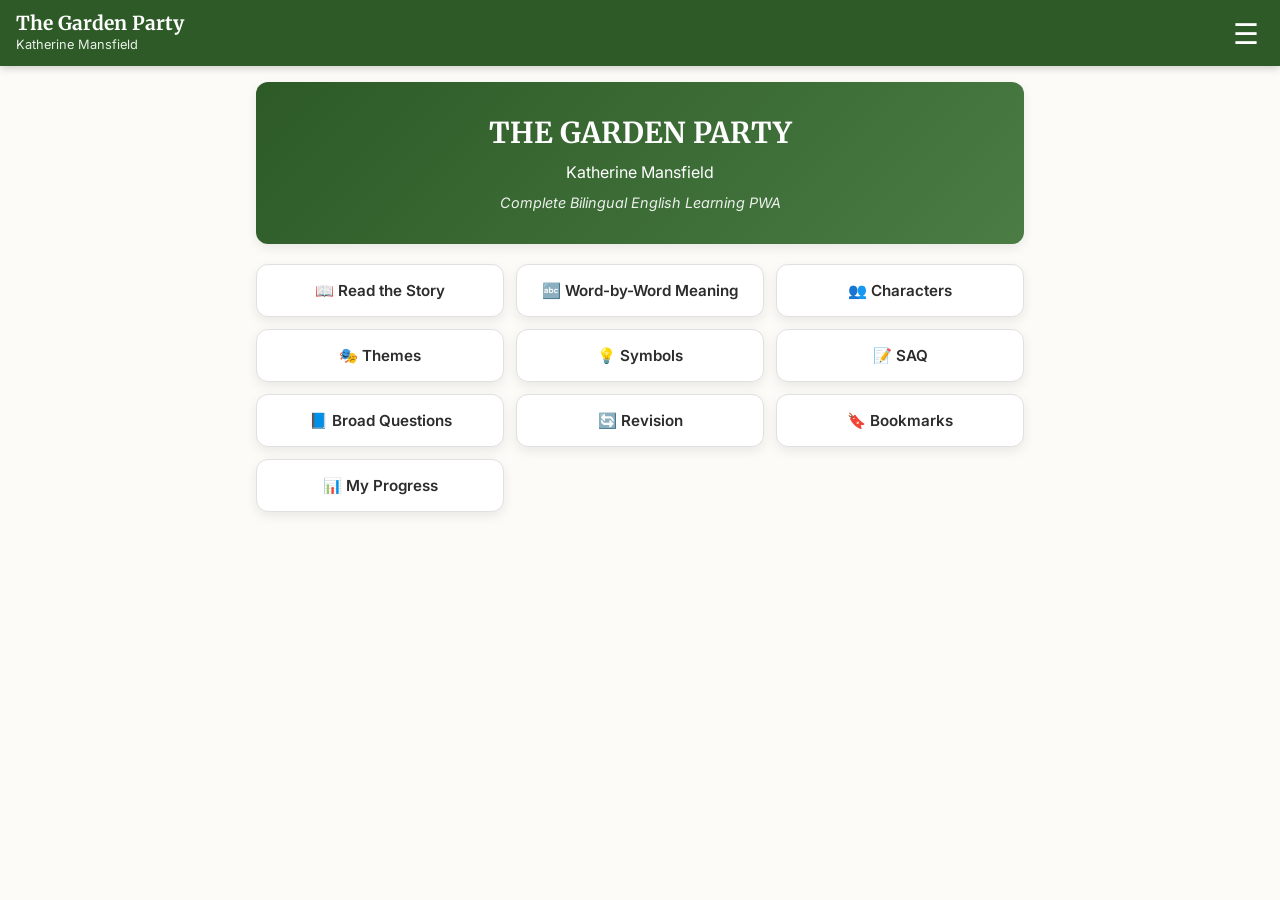
<file: deepseek_html_20260929_738967.html>
<!DOCTYPE html>
<html lang="en">
<head>
    <meta charset="UTF-8">
    <meta name="viewport" content="width=device-width, initial-scale=1.0, maximum-scale=1.0, user-scalable=no">
    <title>The Garden Party - Bilingual Study App</title>
    <link rel="stylesheet" href="style.css">
    <link rel="manifest" href="manifest.json">
    <meta name="theme-color" content="#2d5a27">
    <!-- Google Fonts for Bengali & English -->
    <link rel="preconnect" href="https://fonts.googleapis.com">
    <link rel="preconnect" href="https://fonts.gstatic.com" crossorigin>
    <link href="https://fonts.googleapis.com/css2?family=Merriweather:ital,wght@0,300;0,400;0,700;1,400&family=Noto+Sans+Bengali:wght@400;600&family=Inter:wght@400;600&display=swap" rel="stylesheet">
</head>
<body>

    <!-- HEADER -->
    <header id="app-header">
        <div class="header-content">
            <h1 id="app-title">The Garden Party</h1>
            <p id="app-subtitle">Katherine Mansfield</p>
        </div>
        <button id="menu-btn" aria-label="Menu">☰</button>
    </header>

    <!-- MAIN CONTAINER -->
    <main id="app-container">
        <!-- Home Screen -->
        <section id="home-screen" class="screen active">
            <div class="hero-card">
                <h2>THE GARDEN PARTY</h2>
                <p>Katherine Mansfield</p>
                <p class="tagline">Complete Bilingual English Learning PWA</p>
            </div>
            <div class="grid-menu">
                <button class="menu-card" data-target="reader-screen">📖 Read the Story</button>
                <button class="menu-card" data-target="vocab-screen">🔤 Word-by-Word Meaning</button>
                <button class="menu-card" data-target="characters-screen">👥 Characters</button>
                <button class="menu-card" data-target="themes-screen">🎭 Themes</button>
                <button class="menu-card" data-target="symbols-screen">💡 Symbols</button>
                <button class="menu-card" data-target="saq-screen">📝 SAQ</button>
                <button class="menu-card" data-target="broad-screen">📘 Broad Questions</button>
                <button class="menu-card" data-target="revision-screen">🔄 Revision</button>
                <button class="menu-card" data-target="bookmarks-screen">🔖 Bookmarks</button>
                <button class="menu-card" data-target="progress-screen">📊 My Progress</button>
            </div>
        </section>

        <!-- Reader Screen -->
        <section id="reader-screen" class="screen">
            <div class="toolbar">
                <div class="page-nav">
                    <button id="prev-page">← Prev</button>
                    <span id="page-indicator">Page 51 / 66</span>
                    <button id="next-page">Next →</button>
                </div>
                <div class="reader-controls">
                    <select id="lang-toggle">
                        <option value="en">English Only</option>
                        <option value="bn">বাংলা অর্থ</option>
                        <option value="both">Both</option>
                    </select>
                    <button id="font-decrease">A-</button>
                    <button id="font-increase">A+</button>
                    <button id="line-spacing">↕</button>
                    <button id="bookmark-page-btn">🔖 Bookmark</button>
                    <button id="tts-btn">▶ Read</button>
                </div>
            </div>
            <div id="reader-content" class="reader-content">
                <!-- Content will be injected by JS -->
            </div>
        </section>

        <!-- Vocabulary Screen -->
        <section id="vocab-screen" class="screen">
            <div class="search-bar">
                <input type="text" id="vocab-search" placeholder="Search a word...">
            </div>
            <div id="vocab-list" class="list-container">
                <!-- Injected by JS -->
            </div>
        </section>

        <!-- Characters Screen -->
        <section id="characters-screen" class="screen">
            <h2>👥 Characters</h2>
            <div id="characters-list" class="list-container">
                <!-- Injected by JS -->
            </div>
        </section>

        <!-- Themes Screen -->
        <section id="themes-screen" class="screen">
            <h2>🎭 Themes</h2>
            <div id="themes-list" class="list-container">
                <!-- Injected by JS -->
            </div>
        </section>

        <!-- Symbols Screen -->
        <section id="symbols-screen" class="screen">
            <h2>💡 Symbols & Significance</h2>
            <div id="symbols-list" class="list-container">
                <!-- Injected by JS -->
            </div>
        </section>

        <!-- SAQ Screen -->
        <section id="saq-screen" class="screen">
            <h2>📝 Short Answer Questions (SAQ)</h2>
            <div id="saq-list" class="list-container">
                <!-- Injected by JS -->
            </div>
        </section>

        <!-- Broad Questions Screen -->
        <section id="broad-screen" class="screen">
            <h2>📘 Broad / Descriptive Questions</h2>
            <div id="broad-list" class="list-container">
                <!-- Injected by JS -->
            </div>
        </section>

        <!-- Revision Screen -->
        <section id="revision-screen" class="screen">
            <h2>🔄 Last-Minute Revision</h2>
            <div id="revision-content" class="card">
                <!-- Injected by JS -->
            </div>
        </section>

        <!-- Bookmarks Screen -->
        <section id="bookmarks-screen" class="screen">
            <h2>🔖 Bookmarks</h2>
            <div id="bookmarks-list" class="list-container">
                <p class="empty-msg">No bookmarks yet. Tap the 🔖 icon while reading.</p>
            </div>
        </section>

        <!-- Progress Screen -->
        <section id="progress-screen" class="screen">
            <h2>📊 My Progress</h2>
            <div class="card progress-card">
                <p>Reading Progress: <span id="prog-reading">0%</span></p>
                <div class="progress-bar"><div id="prog-bar" style="width:0%"></div></div>
                <p>Words Explored: <span id="prog-words">0</span></p>
                <p>SAQs Studied: <span id="prog-saq">0</span></p>
                <p>Broad Questions Studied: <span id="prog-broad">0</span></p>
            </div>
        </section>
    </main>

    <!-- WORD POPUP MODAL -->
    <div id="word-modal" class="modal hidden">
        <div class="modal-content">
            <button id="close-modal" class="close-btn">&times;</button>
            <h3 id="modal-word">ideal</h3>
            <p class="modal-bn" id="modal-bengali">আদর্শ / উপযুক্ত</p>
            <div class="modal-details">
                <p><strong>Pronunciation:</strong> <span id="modal-pron">আইডিয়াল</span></p>
                <p><strong>Part of Speech:</strong> <span id="modal-pos">Adjective</span></p>
                <p><strong>Simple Meaning:</strong> <span id="modal-simple">perfect or suitable</span></p>
                <p class="context-meaning"><strong>Contextual:</strong> <span id="modal-context">perfect for the garden party</span></p>
            </div>
        </div>
    </div>

    <!-- NAVIGATION OVERLAY -->
    <div id="nav-overlay" class="overlay hidden">
        <div class="overlay-content">
            <button class="close-overlay">&times;</button>
            <h3>Menu</h3>
            <button class="nav-link" data-target="home-screen">🏠 Home</button>
            <button class="nav-link" data-target="reader-screen">📖 Read</button>
            <button class="nav-link" data-target="vocab-screen">🔤 Vocabulary</button>
            <button class="nav-link" data-target="characters-screen">👥 Characters</button>
            <button class="nav-link" data-target="themes-screen">🎭 Themes</button>
            <button class="nav-link" data-target="symbols-screen">💡 Symbols</button>
            <button class="nav-link" data-target="saq-screen">📝 SAQ</button>
            <button class="nav-link" data-target="broad-screen">📘 Broad Questions</button>
            <button class="nav-link" data-target="revision-screen">🔄 Revision</button>
            <button class="nav-link" data-target="bookmarks-screen">🔖 Bookmarks</button>
            <button class="nav-link" data-target="progress-screen">📊 Progress</button>
        </div>
    </div>

    <script src="script.js"></script>
</body>
</html>
</file>
<file: style.css>
:root {
    --bg-color: #fdfbf7;
    --text-color: #2c2c2c;
    --primary-green: #2d5a27;
    --light-green: #e8f0e6;
    --accent-gold: #d4af37;
    --card-bg: #ffffff;
    --border-color: #e0e0e0;
    --shadow: 0 4px 12px rgba(0, 0, 0, 0.08);
    --border-radius: 12px;
    --font-en: 'Merriweather', serif;
    --font-bn: 'Noto Sans Bengali', sans-serif;
    --font-ui: 'Inter', sans-serif;
    --highlight-bg: #fff3cd;
    --highlight-border: #ffc107;
}

[data-theme="dark"] {
    --bg-color: #1a1a1a;
    --text-color: #e0e0e0;
    --primary-green: #4a7c44;
    --light-green: #2a3a28;
    --card-bg: #2c2c2c;
    --border-color: #444;
    --shadow: 0 4px 12px rgba(0, 0, 0, 0.4);
    --highlight-bg: #4a3b00;
    --highlight-border: #ffc107;
}

* { box-sizing: border-box; margin: 0; padding: 0; -webkit-tap-highlight-color: transparent; }
body { font-family: var(--font-ui); background-color: var(--bg-color); color: var(--text-color); line-height: 1.5; overflow-x: hidden; padding-bottom: 20px; transition: background-color 0.3s, color 0.3s; }
button, select, input { font-family: inherit; outline: none; }

#app-header { position: sticky; top: 0; z-index: 100; background-color: var(--primary-green); color: white; padding: 12px 16px; display: flex; justify-content: space-between; align-items: center; box-shadow: 0 2px 8px rgba(0,0,0,0.2); }
#app-title { font-family: var(--font-en); font-size: 1.2rem; font-weight: 700; line-height: 1.2; }
#app-subtitle { font-size: 0.8rem; opacity: 0.9; }
#menu-btn { background: none; border: none; color: white; font-size: 1.8rem; cursor: pointer; padding: 0 5px; }

.screen { display: none; padding: 16px; animation: fadeIn 0.3s ease; }
.screen.active { display: block; }
@keyframes fadeIn { from { opacity: 0; transform: translateY(10px); } to { opacity: 1; transform: translateY(0); } }

.hero-card { background: linear-gradient(135deg, var(--primary-green), #4a7c44); color: white; padding: 30px 20px; border-radius: var(--border-radius); text-align: center; margin-bottom: 20px; box-shadow: var(--shadow); }
.hero-card h2 { font-family: var(--font-en); font-size: 1.8rem; margin-bottom: 5px; }
.hero-card .tagline { font-size: 0.9rem; opacity: 0.9; margin-top: 8px; font-style: italic; }
.grid-menu { display: grid; grid-template-columns: 1fr 1fr; gap: 12px; }
.menu-card { background: var(--card-bg); border: 1px solid var(--border-color); border-radius: var(--border-radius); padding: 16px 10px; text-align: center; font-weight: 600; font-size: 0.95rem; box-shadow: var(--shadow); transition: transform 0.2s, background 0.2s; cursor: pointer; color: var(--text-color); }
.menu-card:active { transform: scale(0.97); background: var(--light-green); }

.toolbar { display: flex; flex-direction: column; gap: 8px; background: var(--card-bg); padding: 10px; border-radius: var(--border-radius); box-shadow: var(--shadow); margin-bottom: 16px; position: sticky; top: 60px; z-index: 50; border: 1px solid var(--border-color); }
.page-nav, .reader-controls { display: flex; flex-wrap: wrap; gap: 6px; justify-content: center; align-items: center; }
.toolbar button, .toolbar select { padding: 6px 10px; border: 1px solid var(--border-color); border-radius: 6px; background: var(--bg-color); color: var(--text-color); font-size: 0.85rem; cursor: pointer; }
.toolbar button:active { background: var(--light-green); }
#page-indicator { font-size: 0.9rem; font-weight: 600; color: var(--primary-green); }

.reader-content { background: var(--card-bg); padding: 20px; border-radius: var(--border-radius); box-shadow: var(--shadow); font-family: var(--font-en); font-size: 17px; line-height: 1.7; min-height: 60vh; border: 1px solid var(--border-color); }
.reader-content p { margin-bottom: 1.2em; text-align: justify; }
.reader-heading { font-family: var(--font-en); font-size: 1.2rem; color: var(--primary-green); margin: 20px 0 10px 0; border-bottom: 1px solid var(--border-color); padding-bottom: 5px; }
.reader-subheading { font-family: var(--font-en); font-size: 1.1rem; color: var(--primary-green); margin: 15px 0 8px 0; }
.dialogue { padding-left: 15px; border-left: 3px solid var(--light-green); }

.bengali-text { font-family: var(--font-bn); font-size: 0.95em; color: var(--text-color); background: var(--light-green); padding: 10px 12px; border-radius: 8px; margin: 8px 0 16px 0; line-height: 1.6; display: block; }

.word-clickable { cursor: pointer; padding: 1px 2px; border-radius: 3px; transition: background 0.2s, color 0.2s; display: inline-block; border-bottom: 1px dotted transparent; }
.word-clickable:hover, .word-clickable:active { background-color: var(--accent-gold); color: white; border-bottom-color: white; }

.footnotes-section { margin-top: 30px; padding-top: 10px; border-top: 1px dashed var(--border-color); font-size: 0.9em; color: #666; }
[data-theme="dark"] .footnotes-section { color: #aaa; }
.footnote { margin-bottom: 5px; }

.reading-now { background-color: var(--highlight-bg) !important; border-left: 4px solid var(--highlight-border) !important; padding: 4px 8px; margin-left: -8px; border-radius: 4px; transition: background-color 0.3s ease, border-left 0.3s ease; box-shadow: 0 0 5px rgba(255, 193, 7, 0.3); }

.modal { position: fixed; top: 0; left: 0; width: 100%; height: 100%; background: rgba(0,0,0,0.6); z-index: 200; display: flex; justify-content: center; align-items: center; padding: 16px; backdrop-filter: blur(2px); }
.modal.hidden { display: none; }
.modal-content { background: var(--card-bg); padding: 24px; border-radius: var(--border-radius); width: 100%; max-width: 400px; position: relative; box-shadow: 0 10px 30px rgba(0,0,0,0.3); animation: slideUp 0.3s ease; border: 1px solid var(--border-color); }
@keyframes slideUp { from { transform: translateY(50px); opacity: 0; } to { transform: translateY(0); opacity: 1; } }
.close-btn { position: absolute; top: 10px; right: 15px; background: none; border: none; font-size: 1.8rem; cursor: pointer; color: #888; }
#modal-word { font-family: var(--font-en); color: var(--primary-green); font-size: 1.6rem; margin-bottom: 4px; text-transform: capitalize; }
.modal-bn { font-family: var(--font-bn); font-size: 1.1rem; font-weight: 600; color: #d32f2f; margin-bottom: 12px; }
.modal-details p { font-size: 0.95rem; margin-bottom: 6px; color: var(--text-color); }
.context-meaning { margin-top: 10px; padding-top: 10px; border-top: 1px dashed var(--border-color); color: var(--primary-green); }

.overlay { position: fixed; top: 0; left: 0; width: 100%; height: 100%; background: rgba(0,0,0,0.6); z-index: 300; display: flex; justify-content: flex-end; }
.overlay.hidden { display: none; }
.overlay-content { background: var(--card-bg); width: 80%; max-width: 300px; height: 100%; padding: 20px; display: flex; flex-direction: column; gap: 10px; animation: slideIn 0.3s ease; overflow-y: auto; border-left: 1px solid var(--border-color); }
@keyframes slideIn { from { transform: translateX(100%); } to { transform: translateX(0); } }
.overlay-content .close-overlay { align-self: flex-end; background: none; border: none; font-size: 2rem; cursor: pointer; color: var(--text-color); }
.nav-link { background: var(--bg-color); border: 1px solid var(--border-color); padding: 15px; text-align: left; font-size: 1rem; border-radius: 8px; cursor: pointer; font-weight: 600; color: var(--text-color); transition: background 0.2s; }
.nav-link:active { background: var(--light-green); }

.list-container { display: flex; flex-direction: column; gap: 12px; }
.card, .list-item { background: var(--card-bg); padding: 16px; border-radius: var(--border-radius); box-shadow: var(--shadow); border-left: 4px solid var(--primary-green); border-top: 1px solid var(--border-color); border-right: 1px solid var(--border-color); border-bottom: 1px solid var(--border-color); }
.list-item h3 { font-family: var(--font-en); font-size: 1.1rem; margin-bottom: 8px; color: var(--primary-green); line-height: 1.4; }
.list-item p { font-size: 0.95rem; margin-bottom: 6px; line-height: 1.6; }
.bn-text { font-family: var(--font-bn); font-size: 0.95rem; color: var(--text-color); background: var(--light-green); padding: 8px 12px; border-radius: 6px; margin-top: 8px; }

.q-header { display: flex; gap: 8px; margin-bottom: 6px; flex-wrap: wrap; }
.q-label { font-size: 0.75rem; background: var(--primary-green); color: white; padding: 2px 8px; border-radius: 12px; text-transform: uppercase; font-weight: 600; letter-spacing: 0.5px; }
.q-important { font-size: 0.75rem; background: var(--accent-gold); color: #2c2c2c; padding: 2px 8px; border-radius: 12px; font-weight: 600; }
.answer-box { margin-top: 12px; padding-top: 12px; border-top: 1px dashed var(--border-color); }

.search-bar { margin-bottom: 16px; }
.search-bar input { width: 100%; padding: 12px 16px; border: 1px solid var(--border-color); border-radius: 8px; font-size: 1rem; background: var(--card-bg); color: var(--text-color); box-shadow: var(--shadow); }

.progress-card { text-align: center; }
.progress-bar { width: 100%; height: 12px; background: var(--border-color); border-radius: 6px; margin: 8px 0 16px 0; overflow: hidden; }
#prog-bar { height: 100%; background: var(--primary-green); transition: width 0.5s ease; border-radius: 6px; }
.empty-msg { text-align: center; color: #888; font-style: italic; padding: 20px; }

@media (min-width: 600px) {
    .grid-menu { grid-template-columns: 1fr 1fr 1fr; }
    #app-container { max-width: 800px; margin: 0 auto; }
    .toolbar { flex-direction: row; justify-content: space-between; align-items: center; }
    .reader-content { padding: 40px; font-size: 19px; }
    .modal-content { max-width: 500px; }
                                                                                  }
</file>
